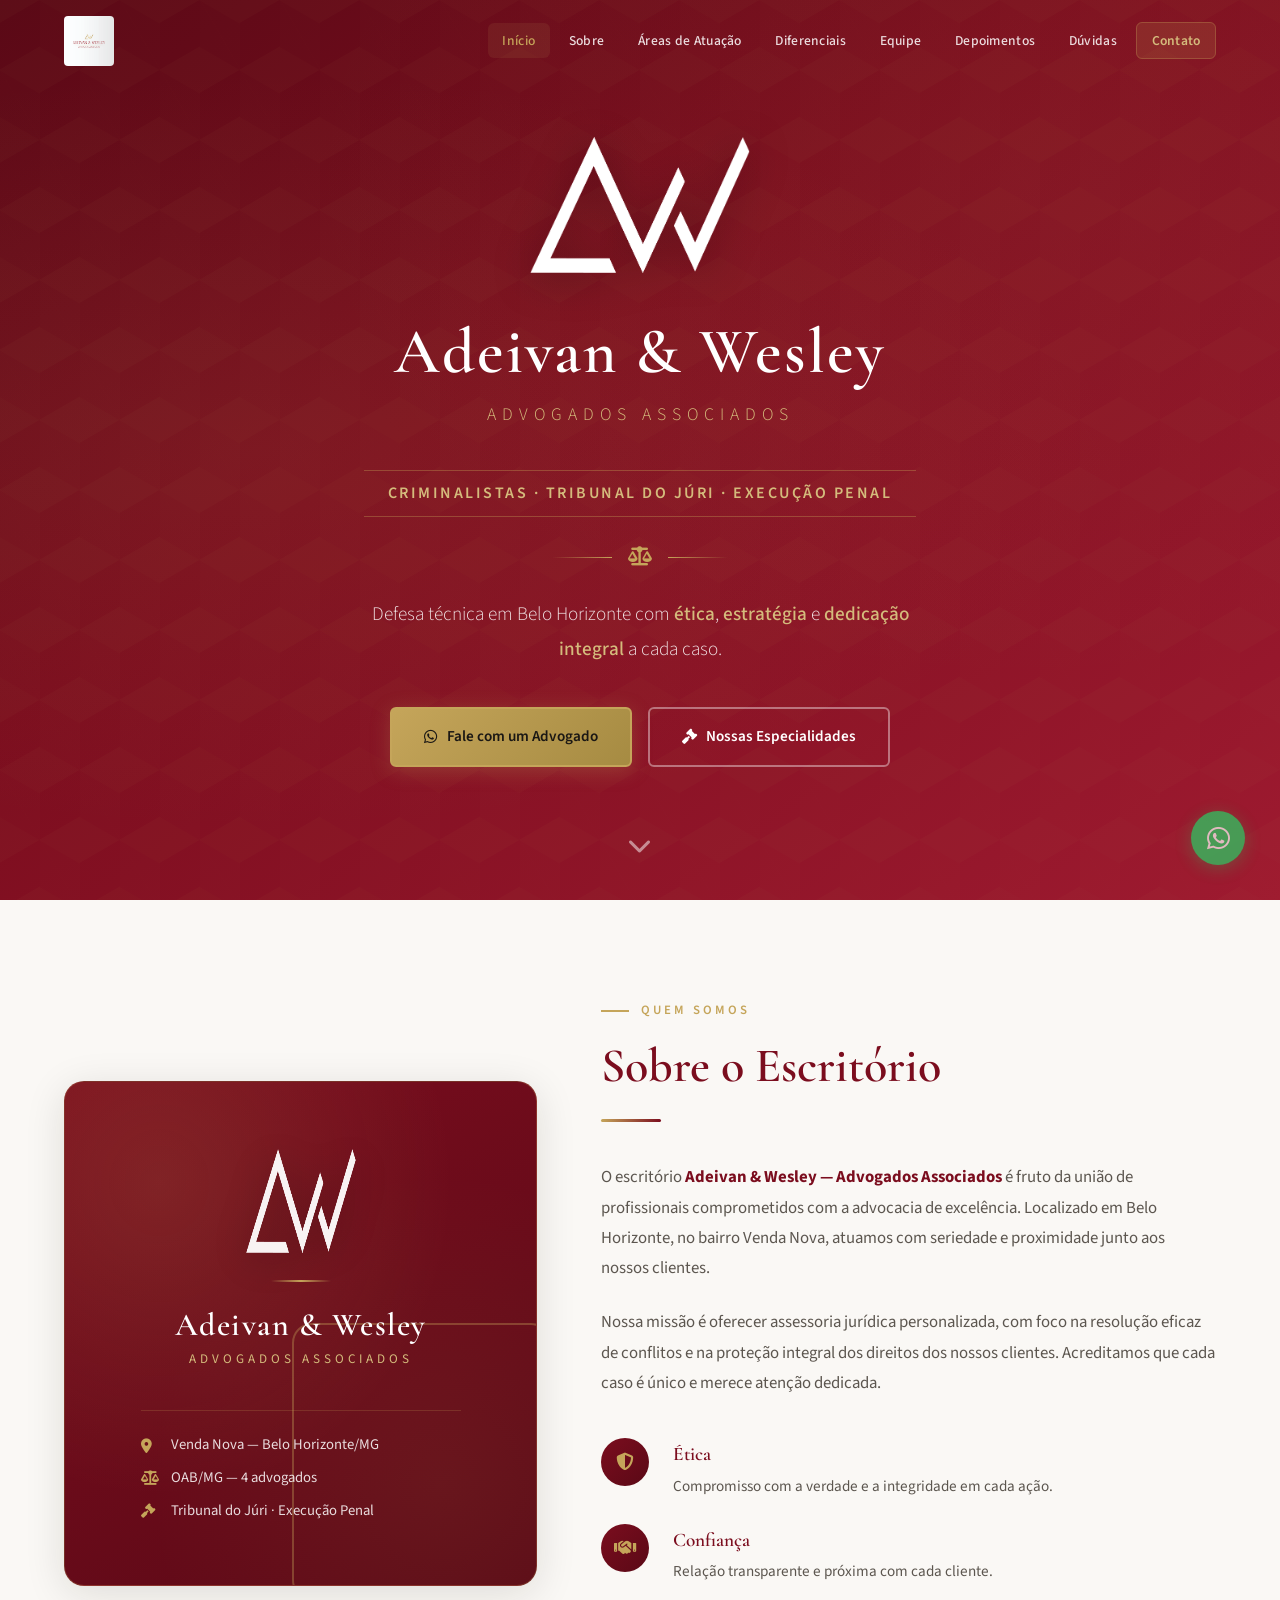
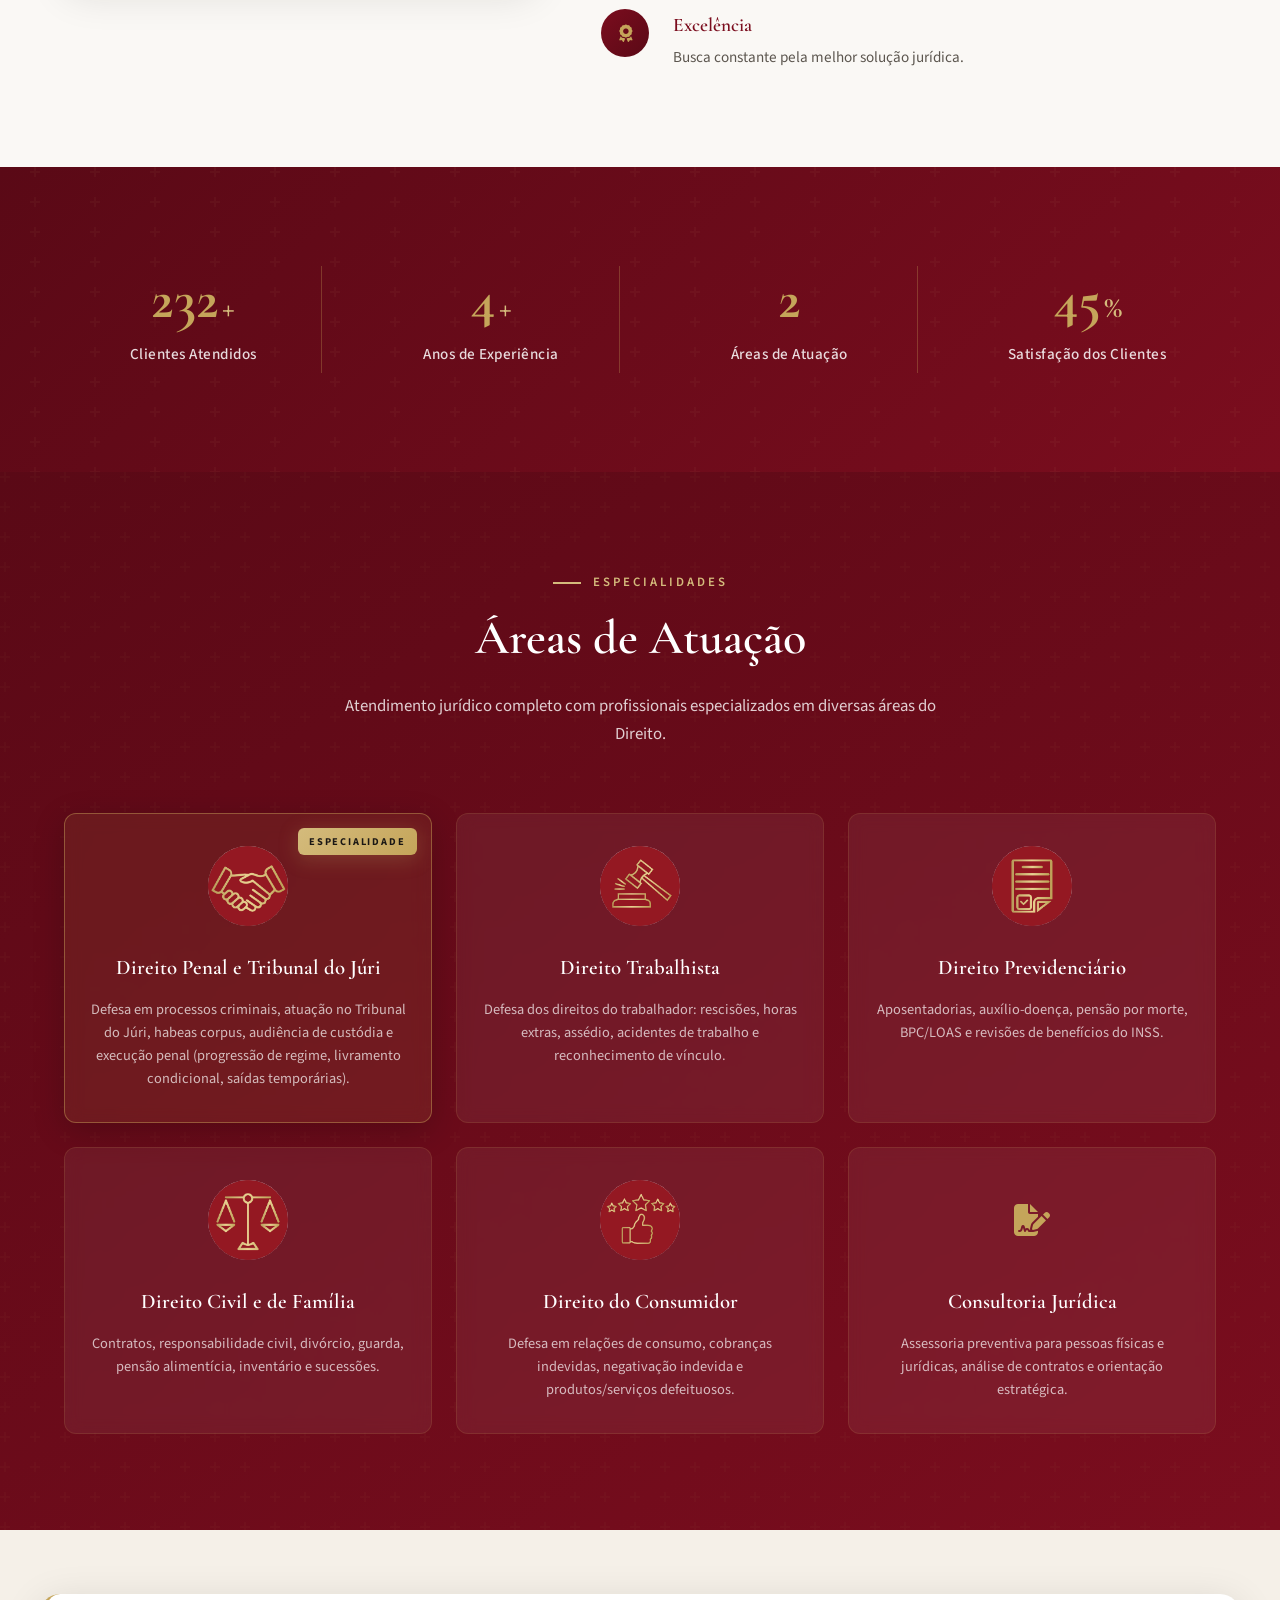
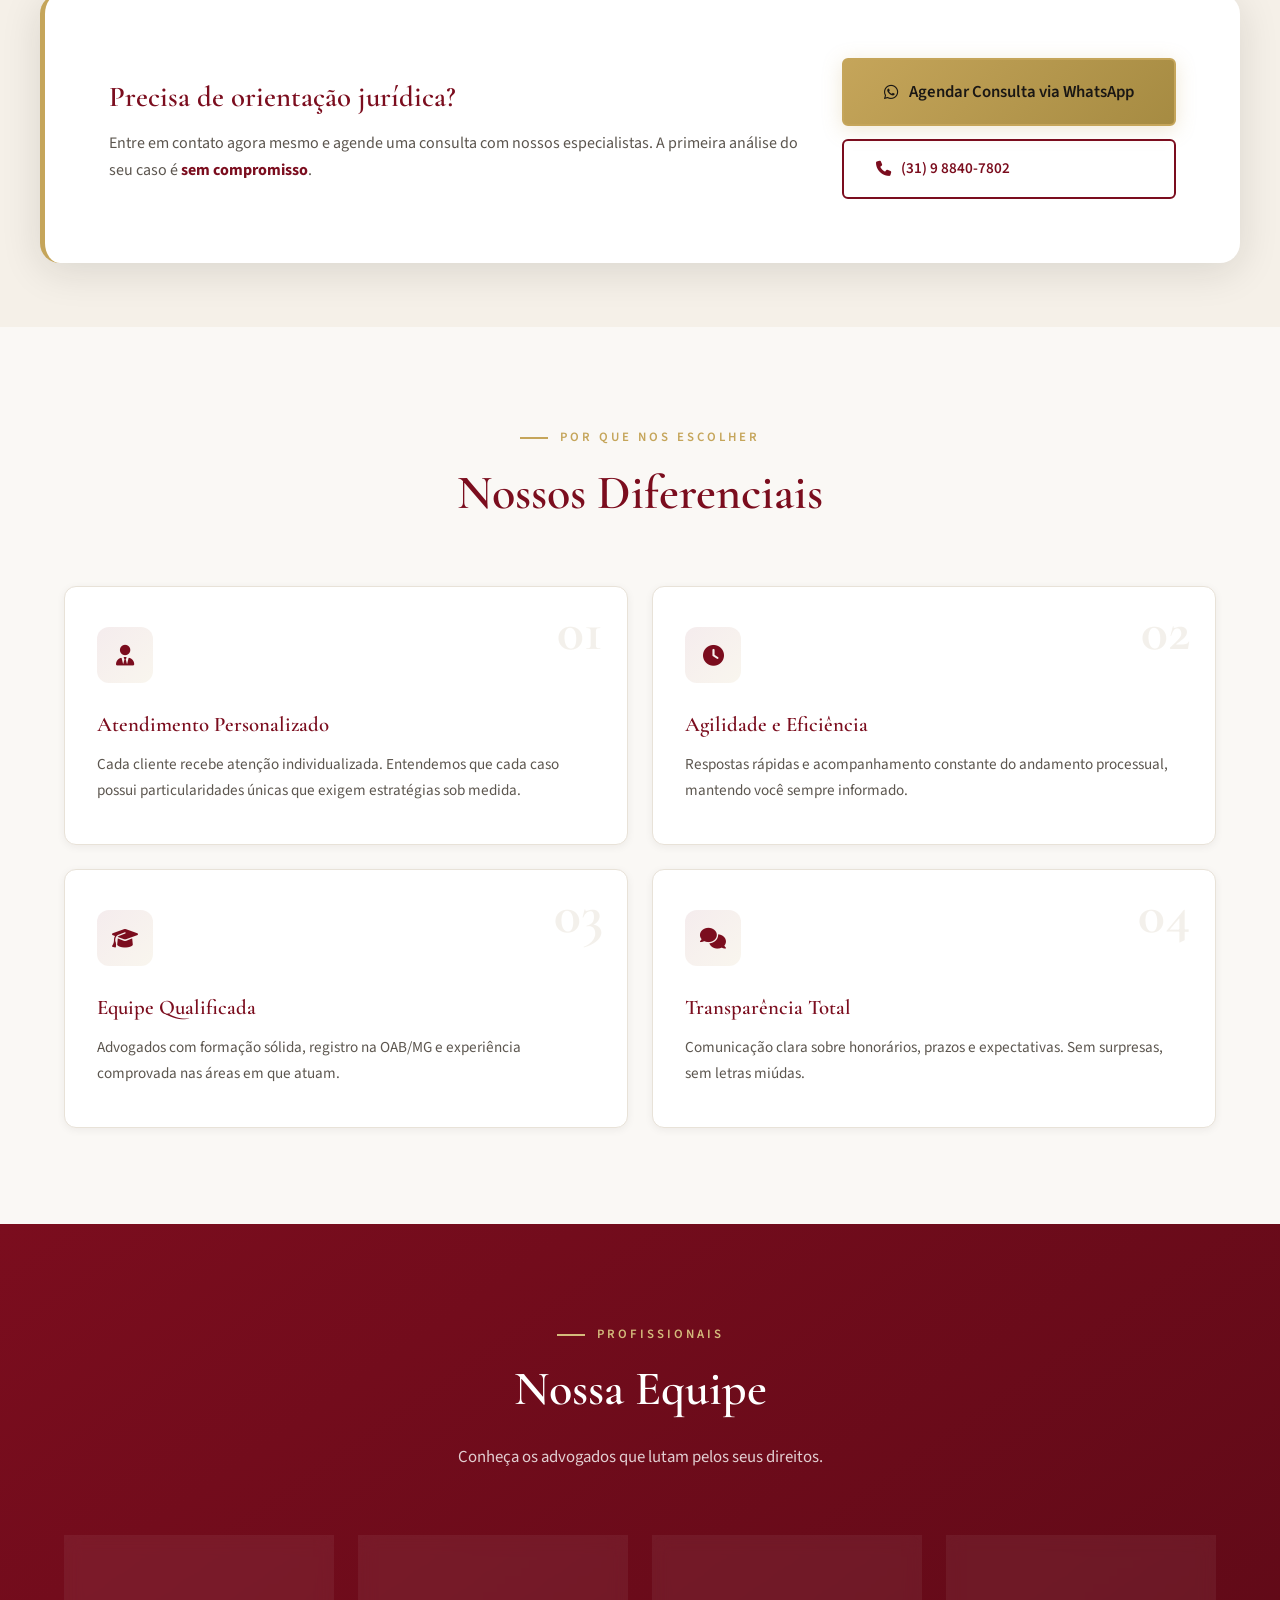
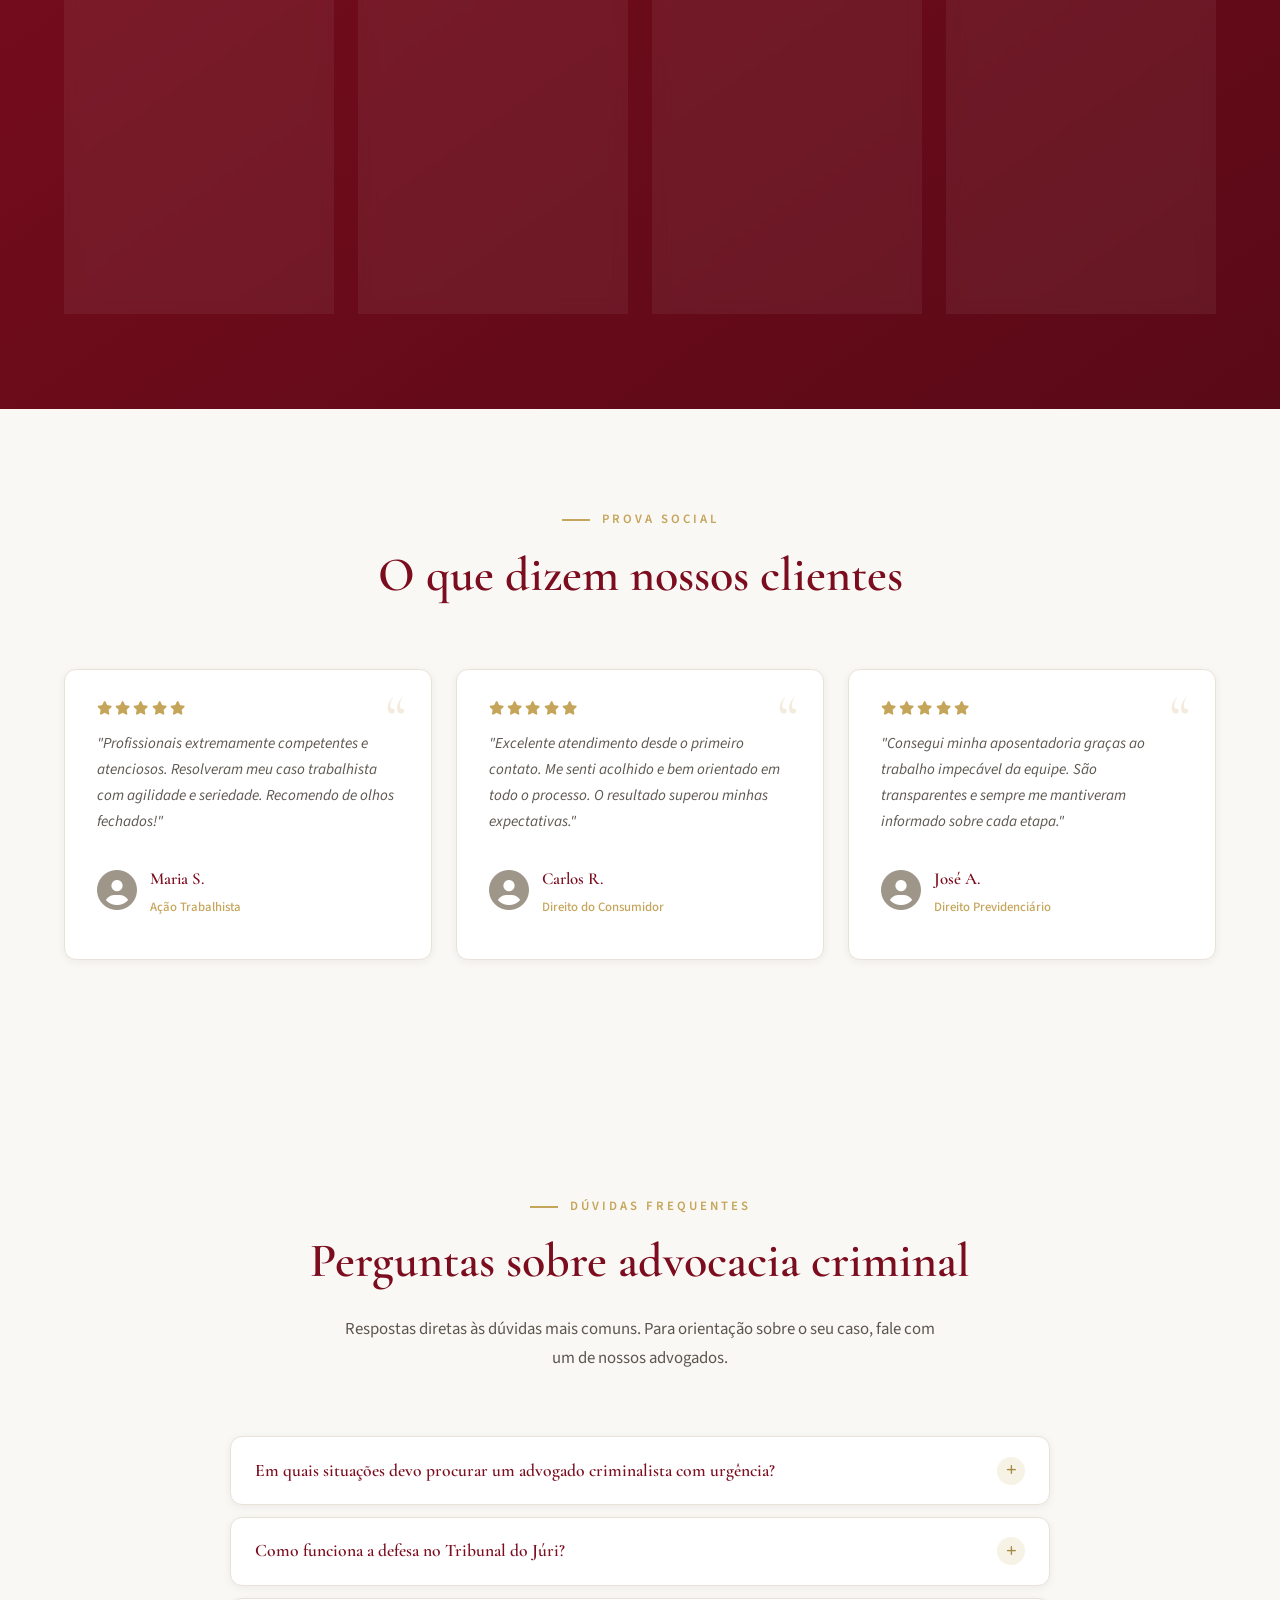
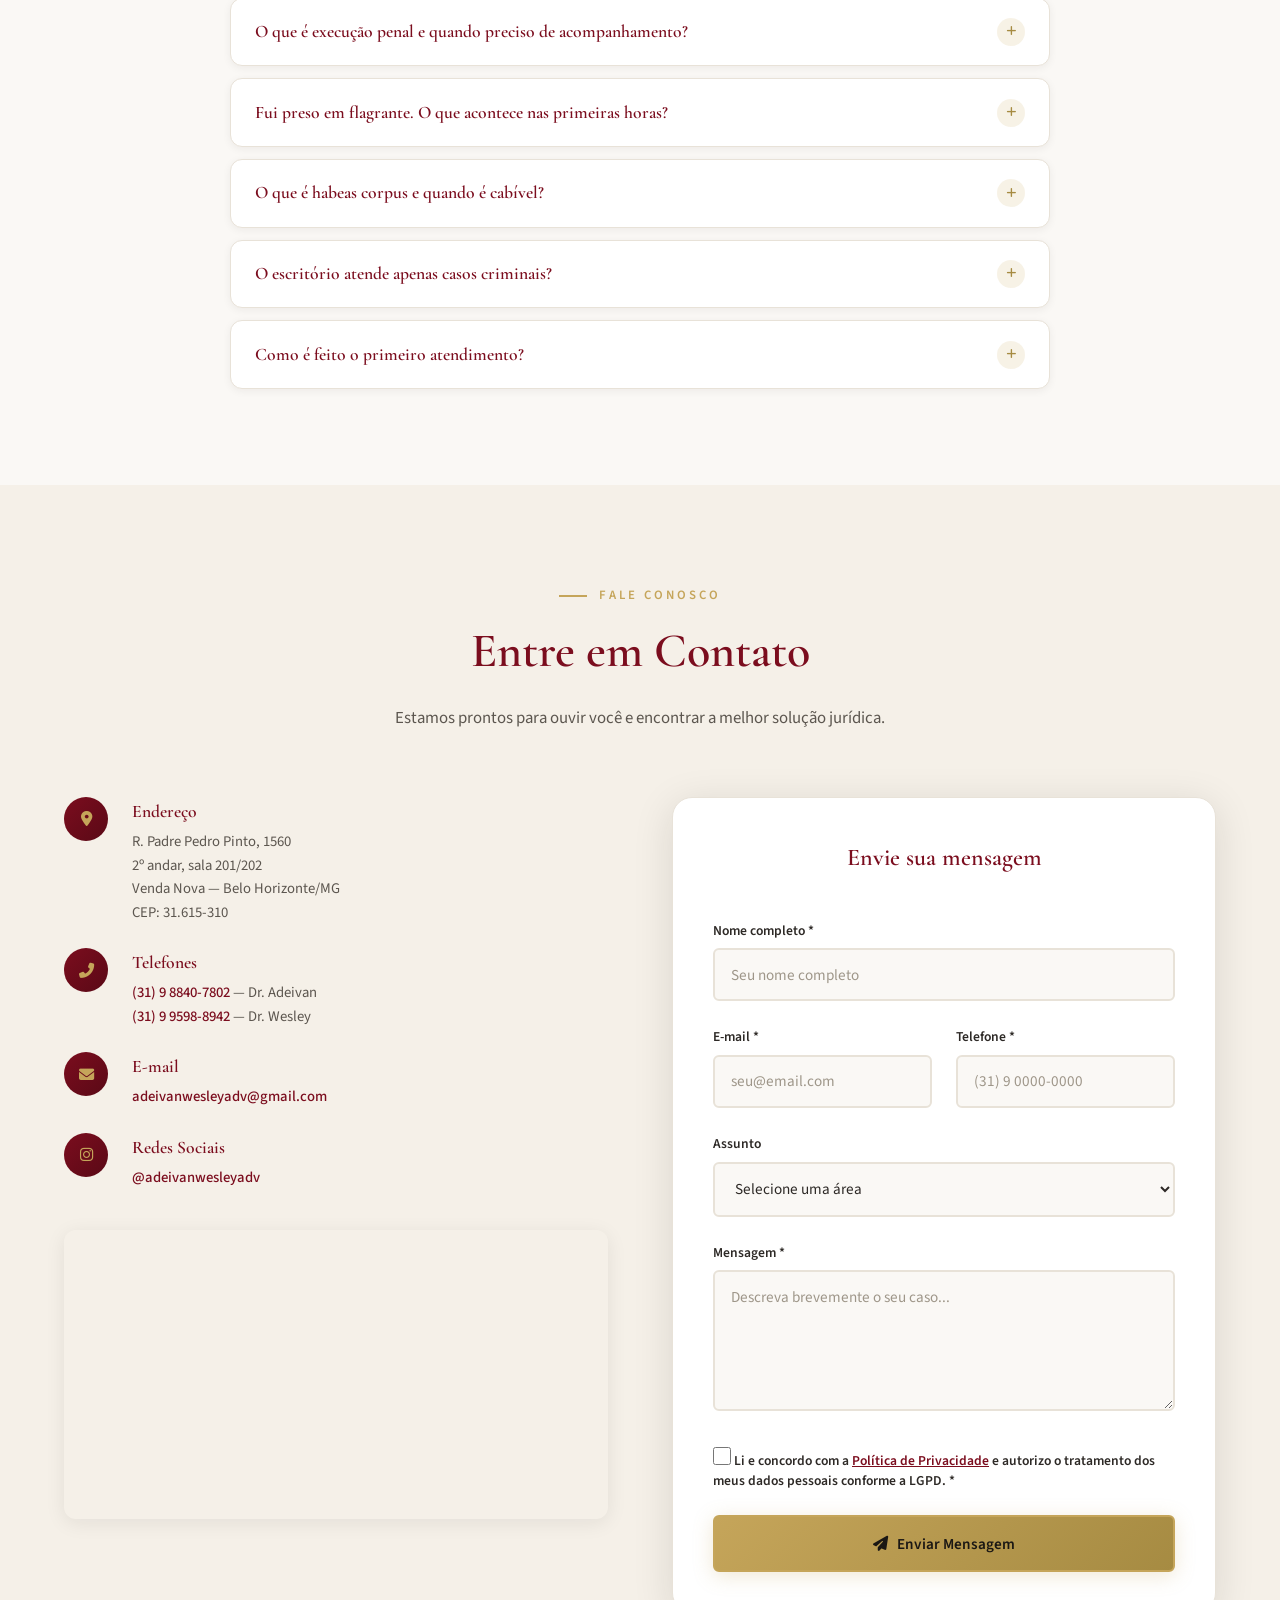
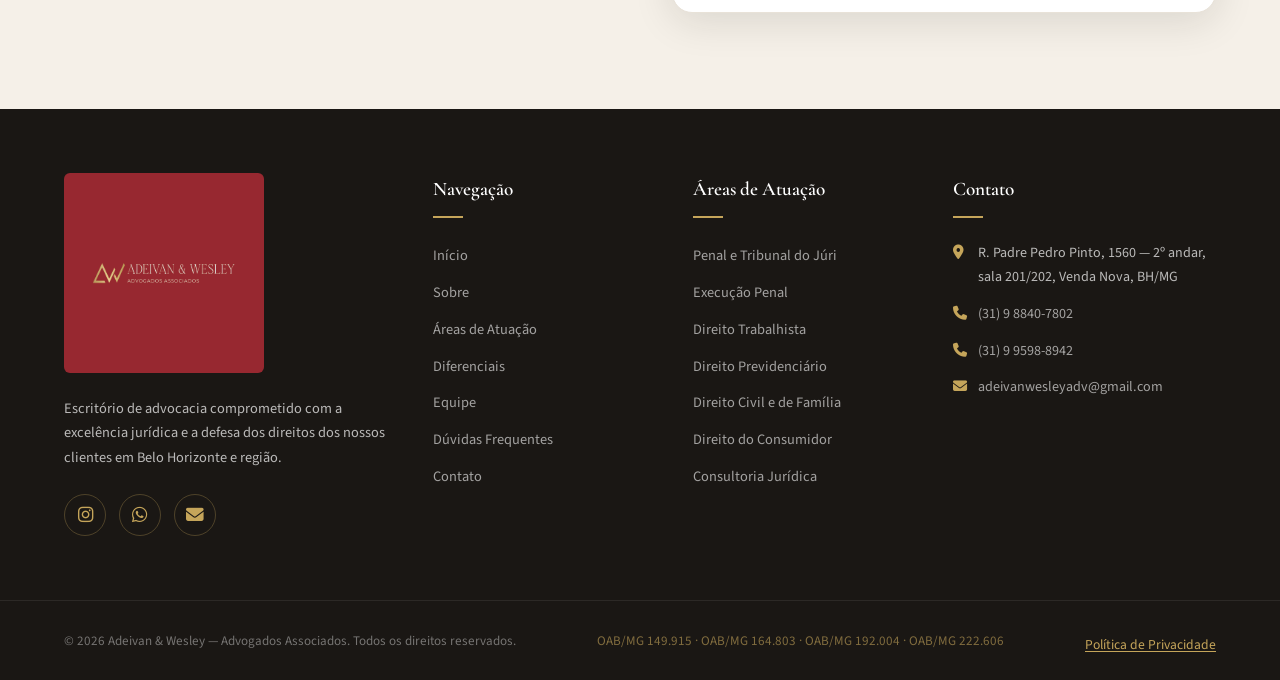
<file: index.html>
<!DOCTYPE html>
<html lang="pt-BR">

<head>
    <meta charset="UTF-8">
    <meta name="viewport" content="width=device-width, initial-scale=1.0">
    <meta name="description"
        content="Adeivan & Wesley — Advogados Associados em Belo Horizonte. Criminalistas com atuação no Tribunal do Júri e Execução Penal. Também Direito Trabalhista, Previdenciário, Civil e do Consumidor.">
    <meta name="keywords"
        content="advogado criminalista belo horizonte, advogado júri bh, tribunal do júri, execução penal, habeas corpus, audiência de custódia, advogado trabalhista bh, advogado previdenciário bh, Adeivan Wesley, Venda Nova">
    <meta name="author" content="Adeivan & Wesley Advogados Associados">
    <title>Advogados Criminalistas em BH | Adeivan & Wesley — Tribunal do Júri e Execução Penal</title>

    <!-- Favicon -->
    <link rel="icon" type="image/png" href="extracted/MARCA D'ÁGUA ÍCONE - VERSÃO PRETA.png">
    <link rel="apple-touch-icon" href="extracted/MARCA D'ÁGUA ÍCONE - VERSÃO PRETA.png">

    <!-- Open Graph / Social Media -->
    <meta property="og:type" content="website">
    <meta property="og:title" content="Advogados Criminalistas em BH | Adeivan & Wesley — Tribunal do Júri e Execução Penal">
    <meta property="og:description" content="Criminalistas em Belo Horizonte — atuação especializada no Tribunal do Júri e Execução Penal. Também Direito Trabalhista, Previdenciário, Civil e do Consumidor. Primeira análise sem compromisso.">
    <meta property="og:image" content="extracted/LOGOTIPO PRINCIPAL - VARIAÇÃO 1.jpg">
    <meta property="og:url" content="https://adeivanwesleyadv.com.br">
    <meta property="og:locale" content="pt_BR">
    <meta name="twitter:card" content="summary_large_image">
    <meta name="twitter:title" content="Advogados Criminalistas em BH | Adeivan & Wesley">
    <meta name="twitter:description" content="Criminalistas em Belo Horizonte — Tribunal do Júri e Execução Penal. Também Trabalhista, Previdenciário, Civil e Consumidor.">
    <meta name="twitter:image" content="extracted/LOGOTIPO PRINCIPAL - VARIAÇÃO 1.jpg">

    <!-- Canonical & Robots -->
    <link rel="canonical" href="https://adeivanwesleyadv.com.br">
    <meta name="robots" content="index, follow">

    <!-- Google Fonts -->
    <link rel="preconnect" href="https://fonts.googleapis.com">
    <link rel="preconnect" href="https://fonts.gstatic.com" crossorigin>
    <link
        href="https://fonts.googleapis.com/css2?family=Cormorant+Garamond:ital,wght@0,300;0,400;0,500;0,600;0,700;1,400;1,500&family=Source+Sans+3:wght@300;400;500;600;700&display=swap"
        rel="stylesheet">

    <!-- Font Awesome -->
    <link rel="preconnect" href="https://cdnjs.cloudflare.com" crossorigin>
    <link rel="stylesheet" href="https://cdnjs.cloudflare.com/ajax/libs/font-awesome/6.5.1/css/all.min.css">


    <!-- Schema.org JSON-LD (SEO Local) -->
    <script type="application/ld+json">
    {
        "@context": "https://schema.org",
        "@type": "LegalService",
        "name": "Adeivan & Wesley — Advogados Associados",
        "description": "Escritório de advocacia em Belo Horizonte especializado em Direito Penal — atuação no Tribunal do Júri e Execução Penal. Também Direito Trabalhista, Previdenciário, Civil, do Consumidor e Consultoria Jurídica.",
        "url": "https://adeivanwesleyadv.com.br",
        "telephone": ["+5531988407802", "+5531995988942"],
        "email": "adeivanwesleyadv@gmail.com",
        "address": {
            "@type": "PostalAddress",
            "streetAddress": "R. Padre Pedro Pinto, 1560, 2º andar, sala 201/202",
            "addressLocality": "Belo Horizonte",
            "addressRegion": "MG",
            "postalCode": "31615-310",
            "addressCountry": "BR"
        },
        "geo": {
            "@type": "GeoCoordinates",
            "latitude": "-19.83085",
            "longitude": "-43.97698"
        },
        "openingHours": "Mo-Fr 08:00-18:00",
        "priceRange": "$$",
        "image": "extracted/LOGOTIPO PRINCIPAL - VARIAÇÃO 1.jpg",
        "areaServed": {
            "@type": "City",
            "name": "Belo Horizonte"
        },
        "employee": [
            {
                "@type": "Person",
                "name": "Adeivan Pereira da Silva",
                "jobTitle": "Advogado Sócio — Criminalista",
                "telephone": "+5531988407802"
            },
            {
                "@type": "Person",
                "name": "Wesley Soares Lacerda",
                "jobTitle": "Advogado Sócio — Criminalista",
                "telephone": "+5531995988942"
            },
            {
                "@type": "Person",
                "name": "Wellington Júnio Soares da Silva",
                "jobTitle": "Advogado Parceiro — Trabalhista e Previdenciarista",
                "telephone": "+5531986813325"
            },
            {
                "@type": "Person",
                "name": "Márcia Pereira da Silva",
                "jobTitle": "Advogada Associada — Civilista e Familiarista"
            }
        ],
        "sameAs": [
            "https://instagram.com/adeivanwesleyadv"
        ],
        "aggregateRating": {
            "@type": "AggregateRating",
            "ratingValue": "5.0",
            "reviewCount": "3"
        }
    }
    </script>

    <link rel="stylesheet" href="style.css">
</head>

<body>
    <!-- Skip to content (acessibilidade) -->
    <a href="#sobre" class="skip-to-content">Pular para o conteúdo</a>

    <!-- ===== HEADER / NAVEGAÇÃO ===== -->
    <header class="header" id="header">
        <div class="container header__inner">
            <a href="#hero" class="header__logo">
                <img src="extracted/LOGOTIPO PRINCIPAL - VARIAÇÃO 1.jpg" alt="Adeivan & Wesley Advogados Associados"
                    class="header__logo-img" width="160" height="50" fetchpriority="high" decoding="async">
            </a>
            <nav class="header__nav" id="nav" role="navigation" aria-label="Menu principal">
                <ul class="header__menu">
                    <li><a href="#hero" class="header__link">Início</a></li>
                    <li><a href="#sobre" class="header__link">Sobre</a></li>
                    <li><a href="#areas" class="header__link">Áreas de Atuação</a></li>
                    <li><a href="#diferenciais" class="header__link">Diferenciais</a></li>
                    <li><a href="#equipe" class="header__link">Equipe</a></li>
                    <li><a href="#depoimentos" class="header__link">Depoimentos</a></li>
                    <li><a href="#faq" class="header__link">Dúvidas</a></li>
                    <li><a href="#contato" class="header__link header__link--cta">Contato</a></li>
                </ul>
            </nav>
            <button class="header__hamburger" id="hamburger" aria-label="Abrir menu">
                <span></span>
                <span></span>
                <span></span>
            </button>
        </div>
    </header>

    <!-- ===== HERO ===== -->
    <section class="hero" id="hero">
        <div class="hero__overlay"></div>
        <div class="hero__pattern"></div>
        <div class="container hero__inner">
            <div class="hero__content reveal">
                <div class="hero__logo-wrapper">
                    <img src="extracted/MARCA D'ÁGUA ÍCONE - VERSÃO BRANCA.png" alt="Adeivan & Wesley — ícone"
                        class="hero__logo hero__logo--icon" width="220" height="220" fetchpriority="high" decoding="async">
                </div>
                <h1 class="hero__title">
                    <span class="hero__title-name">Adeivan & Wesley</span>
                    <span class="hero__title-sub">Advogados Associados</span>
                </h1>
                <p class="hero__specialty">Criminalistas &middot; Tribunal do Júri &middot; Execução Penal</p>
                <div class="hero__divider">
                    <span class="hero__divider-line"></span>
                    <span class="hero__divider-icon"><i class="fas fa-balance-scale"></i></span>
                    <span class="hero__divider-line"></span>
                </div>
                <p class="hero__slogan">Defesa técnica em Belo Horizonte com <em>ética</em>, <em>estratégia</em> e
                    <em>dedicação integral</em> a cada caso.</p>
                <div class="hero__actions">
                    <a href="https://wa.me/5531988407802?text=Ol%C3%A1%2C%20gostaria%20de%20falar%20com%20um%20advogado."
                        class="btn btn--primary" target="_blank" rel="noopener">
                        <i class="fab fa-whatsapp"></i> Fale com um Advogado
                    </a>
                    <a href="#areas" class="btn btn--outline">
                        <i class="fas fa-gavel"></i> Nossas Especialidades
                    </a>
                </div>
            </div>
        </div>
        <div class="hero__scroll-indicator">
            <a href="#sobre" aria-label="Rolar para baixo">
                <i class="fas fa-chevron-down"></i>
            </a>
        </div>
    </section>

    <!-- ===== SOBRE ===== -->
    <section class="sobre" id="sobre">
        <div class="container">
            <div class="sobre__grid">
                <div class="sobre__image-col reveal reveal--left">
                    <div class="sobre__card">
                        <img src="extracted/MARCA D'ÁGUA ÍCONE - VERSÃO BRANCA.png" alt="Adeivan & Wesley" class="sobre__card-icon" loading="lazy" width="110" height="110">
                        <div class="sobre__card-divider"></div>
                        <p class="sobre__card-name">Adeivan &amp; Wesley</p>
                        <p class="sobre__card-sub">Advogados Associados</p>
                        <ul class="sobre__card-meta">
                            <li><i class="fas fa-map-marker-alt"></i> Venda Nova — Belo Horizonte/MG</li>
                            <li><i class="fas fa-balance-scale"></i> OAB/MG — 4 advogados</li>
                            <li><i class="fas fa-gavel"></i> Tribunal do Júri &middot; Execução Penal</li>
                        </ul>
                        <div class="sobre__card-accent"></div>
                    </div>
                </div>
                <div class="sobre__text-col reveal reveal--right">
                    <span class="section-tag">Quem Somos</span>
                    <h2 class="section-title">Sobre o Escritório</h2>
                    <div class="sobre__divider"></div>
                    <p class="sobre__text">
                        O escritório <strong>Adeivan & Wesley — Advogados Associados</strong> é fruto da união de
                        profissionais comprometidos com a advocacia de excelência. Localizado em Belo Horizonte, no
                        bairro Venda Nova, atuamos com seriedade e proximidade junto aos nossos clientes.
                    </p>
                    <p class="sobre__text">
                        Nossa missão é oferecer assessoria jurídica personalizada, com foco na resolução eficaz de
                        conflitos e na proteção integral dos direitos dos nossos clientes. Acreditamos que cada caso é
                        único e merece atenção dedicada.
                    </p>
                    <div class="sobre__values">
                        <div class="sobre__value">
                            <div class="sobre__value-icon"><i class="fas fa-shield-halved"></i></div>
                            <div>
                                <h4>Ética</h4>
                                <p>Compromisso com a verdade e a integridade em cada ação.</p>
                            </div>
                        </div>
                        <div class="sobre__value">
                            <div class="sobre__value-icon"><i class="fas fa-handshake"></i></div>
                            <div>
                                <h4>Confiança</h4>
                                <p>Relação transparente e próxima com cada cliente.</p>
                            </div>
                        </div>
                        <div class="sobre__value">
                            <div class="sobre__value-icon"><i class="fas fa-award"></i></div>
                            <div>
                                <h4>Excelência</h4>
                                <p>Busca constante pela melhor solução jurídica.</p>
                            </div>
                        </div>
                    </div>
                </div>
            </div>
        </div>
    </section>

    <!-- ===== ESTATÍSTICAS ===== -->
    <section class="estatisticas">
        <div class="container">
            <div class="estatisticas__grid">
                <div class="estatisticas__item reveal">
                    <span class="estatisticas__number" data-target="500">0</span>
                    <span class="estatisticas__plus">+</span>
                    <p class="estatisticas__label">Clientes Atendidos</p>
                </div>
                <div class="estatisticas__item reveal">
                    <span class="estatisticas__number" data-target="10">0</span>
                    <span class="estatisticas__plus">+</span>
                    <p class="estatisticas__label">Anos de Experiência</p>
                </div>
                <div class="estatisticas__item reveal">
                    <span class="estatisticas__number" data-target="6">0</span>
                    <span class="estatisticas__plus"></span>
                    <p class="estatisticas__label">Áreas de Atuação</p>
                </div>
                <div class="estatisticas__item reveal">
                    <span class="estatisticas__number" data-target="98">0</span>
                    <span class="estatisticas__plus">%</span>
                    <p class="estatisticas__label">Satisfação dos Clientes</p>
                </div>
            </div>
        </div>
    </section>

    <!-- ===== ÁREAS DE ATUAÇÃO ===== -->
    <section class="areas" id="areas">
        <div class="areas__bg-pattern"></div>
        <div class="container">
            <div class="section-header reveal">
                <span class="section-tag section-tag--light">Especialidades</span>
                <h2 class="section-title section-title--light">Áreas de Atuação</h2>
                <p class="section-subtitle">Atendimento jurídico completo com profissionais especializados em diversas
                    áreas do Direito.</p>
            </div>
            <div class="areas__grid">
                <div class="areas__card areas__card--featured reveal" style="--delay: 0.1s">
                    <span class="areas__card-badge">Especialidade</span>
                    <div class="areas__card-icon">
                        <img src="extracted/CAPA DESTAQUE 3.jpg" alt="Direito Penal e Tribunal do Júri" class="areas__card-highlight" loading="lazy" width="80" height="80" decoding="async">
                    </div>
                    <h3 class="areas__card-title">Direito Penal e Tribunal do Júri</h3>
                    <p class="areas__card-text">Defesa em processos criminais, atuação no Tribunal do Júri, habeas
                        corpus, audiência de custódia e execução penal (progressão de regime, livramento
                        condicional, saídas temporárias).</p>
                </div>
                <div class="areas__card reveal" style="--delay: 0.2s">
                    <div class="areas__card-icon">
                        <img src="extracted/CAPA DESTAQUE 4.jpg" alt="Direito Trabalhista"
                            class="areas__card-highlight" loading="lazy" width="80" height="80" decoding="async">
                    </div>
                    <h3 class="areas__card-title">Direito Trabalhista</h3>
                    <p class="areas__card-text">Defesa dos direitos do trabalhador: rescisões, horas extras, assédio,
                        acidentes de trabalho e reconhecimento de vínculo.</p>
                </div>
                <div class="areas__card reveal" style="--delay: 0.3s">
                    <div class="areas__card-icon">
                        <img src="extracted/CAPA DESTAQUE 2.jpg" alt="Direito Previdenciário"
                            class="areas__card-highlight" loading="lazy" width="80" height="80" decoding="async">
                    </div>
                    <h3 class="areas__card-title">Direito Previdenciário</h3>
                    <p class="areas__card-text">Aposentadorias, auxílio-doença, pensão por morte, BPC/LOAS e revisões
                        de benefícios do INSS.</p>
                </div>
                <div class="areas__card reveal" style="--delay: 0.4s">
                    <div class="areas__card-icon">
                        <img src="extracted/CAPA DESTAQUE 5.jpg" alt="Direito Civil e de Família" class="areas__card-highlight" loading="lazy" width="80" height="80" decoding="async">
                    </div>
                    <h3 class="areas__card-title">Direito Civil e de Família</h3>
                    <p class="areas__card-text">Contratos, responsabilidade civil, divórcio, guarda, pensão
                        alimentícia, inventário e sucessões.</p>
                </div>
                <div class="areas__card reveal" style="--delay: 0.5s">
                    <div class="areas__card-icon">
                        <img src="extracted/CAPA DESTAQUE 1.jpg" alt="Direito do Consumidor"
                            class="areas__card-highlight" loading="lazy" width="80" height="80" decoding="async">
                    </div>
                    <h3 class="areas__card-title">Direito do Consumidor</h3>
                    <p class="areas__card-text">Defesa em relações de consumo, cobranças indevidas, negativação
                        indevida e produtos/serviços defeituosos.</p>
                </div>
                <div class="areas__card reveal" style="--delay: 0.6s">
                    <div class="areas__card-icon">
                        <i class="fas fa-file-signature areas__card-fa"></i>
                    </div>
                    <h3 class="areas__card-title">Consultoria Jurídica</h3>
                    <p class="areas__card-text">Assessoria preventiva para pessoas físicas e jurídicas, análise de
                        contratos e orientação estratégica.</p>
                </div>
            </div>
        </div>
    </section>

    <!-- ===== CTA INTERMEDIÁRIO ===== -->
    <section class="cta-mid">
        <div class="container cta-mid__inner reveal">
            <div class="cta-mid__content">
                <h2 class="cta-mid__title">Precisa de orientação jurídica?</h2>
                <p class="cta-mid__text">Entre em contato agora mesmo e agende uma consulta com nossos especialistas. A
                    primeira análise do seu caso é <strong>sem compromisso</strong>.</p>
            </div>
            <div class="cta-mid__actions">
                <a href="https://wa.me/5531988407802?text=Ol%C3%A1%2C%20gostaria%20de%20agendar%20uma%20consulta."
                    class="btn btn--primary btn--lg" target="_blank" rel="noopener">
                    <i class="fab fa-whatsapp"></i> Agendar Consulta via WhatsApp
                </a>
                <a href="tel:+5531988407802" class="btn btn--outline-dark">
                    <i class="fas fa-phone"></i> (31) 9 8840-7802
                </a>
            </div>
        </div>
    </section>

    <!-- ===== DIFERENCIAIS ===== -->
    <section class="diferenciais" id="diferenciais">
        <div class="container">
            <div class="section-header reveal">
                <span class="section-tag">Por que nos escolher</span>
                <h2 class="section-title">Nossos Diferenciais</h2>
            </div>
            <div class="diferenciais__grid">
                <div class="diferenciais__item reveal" style="--delay: 0.1s">
                    <div class="diferenciais__number">01</div>
                    <div class="diferenciais__icon"><i class="fas fa-user-tie"></i></div>
                    <h3 class="diferenciais__title">Atendimento Personalizado</h3>
                    <p class="diferenciais__text">Cada cliente recebe atenção individualizada. Entendemos que cada caso
                        possui particularidades únicas que exigem estratégias sob medida.</p>
                </div>
                <div class="diferenciais__item reveal" style="--delay: 0.2s">
                    <div class="diferenciais__number">02</div>
                    <div class="diferenciais__icon"><i class="fas fa-clock"></i></div>
                    <h3 class="diferenciais__title">Agilidade e Eficiência</h3>
                    <p class="diferenciais__text">Respostas rápidas e acompanhamento constante do andamento processual,
                        mantendo você sempre informado.</p>
                </div>
                <div class="diferenciais__item reveal" style="--delay: 0.3s">
                    <div class="diferenciais__number">03</div>
                    <div class="diferenciais__icon"><i class="fas fa-graduation-cap"></i></div>
                    <h3 class="diferenciais__title">Equipe Qualificada</h3>
                    <p class="diferenciais__text">Advogados com formação sólida, registro na OAB/MG e experiência
                        comprovada nas áreas em que atuam.</p>
                </div>
                <div class="diferenciais__item reveal" style="--delay: 0.4s">
                    <div class="diferenciais__number">04</div>
                    <div class="diferenciais__icon"><i class="fas fa-comments"></i></div>
                    <h3 class="diferenciais__title">Transparência Total</h3>
                    <p class="diferenciais__text">Comunicação clara sobre honorários, prazos e expectativas. Sem
                        surpresas, sem letras miúdas.</p>
                </div>
            </div>
        </div>
    </section>

    <!-- ===== EQUIPE ===== -->
    <section class="equipe" id="equipe">
        <div class="equipe__bg"></div>
        <div class="container">
            <div class="section-header reveal">
                <span class="section-tag section-tag--light">Profissionais</span>
                <h2 class="section-title section-title--light">Nossa Equipe</h2>
                <p class="section-subtitle">Conheça os advogados que lutam pelos seus direitos.</p>
            </div>
            <div class="equipe__grid">
                <div class="equipe__card reveal" style="--delay: 0.1s">
                    <div class="equipe__photo-icon">
                        <i class="fas fa-user-tie"></i>
                    </div>
                    <div class="equipe__info">
                        <h3 class="equipe__name">Dr. Adeivan Pereira da Silva</h3>
                        <span class="equipe__oab">OAB/MG 149.915</span>
                        <p class="equipe__role">Advogado Sócio<br><strong>Criminalista (Júri e Exec. Penal)</strong></p>
                        <div class="equipe__contact-links">
                            <a href="tel:+5531988407802" class="equipe__link"><i class="fas fa-phone"></i> (31) 9 8840-7802</a>
                            <a href="https://instagram.com/pereiraadeivan" class="equipe__link" target="_blank" rel="noopener"><i class="fab fa-instagram"></i> @pereiraadeivan</a>
                        </div>
                    </div>
                </div>
                <div class="equipe__card reveal" style="--delay: 0.2s">
                    <div class="equipe__photo-icon">
                        <i class="fas fa-user-tie"></i>
                    </div>
                    <div class="equipe__info">
                        <h3 class="equipe__name">Dr. Wesley Soares Lacerda</h3>
                        <span class="equipe__oab">OAB/MG 164.803</span>
                        <p class="equipe__role">Advogado Sócio<br><strong>Criminalista (Júri e Exec. Penal)</strong></p>
                        <div class="equipe__contact-links">
                            <a href="tel:+5531995988942" class="equipe__link"><i class="fas fa-phone"></i> (31) 9 9598-8942</a>
                            <a href="https://instagram.com/wesleysoareslacerdaadv" class="equipe__link" target="_blank" rel="noopener"><i class="fab fa-instagram"></i> @wesleysoareslacerdaadv</a>
                        </div>
                    </div>
                </div>
                <div class="equipe__card reveal" style="--delay: 0.3s">
                    <div class="equipe__photo-icon">
                        <i class="fas fa-user-tie"></i>
                    </div>
                    <div class="equipe__info">
                        <h3 class="equipe__name">Dr. Wellington Júnio Soares da Silva</h3>
                        <span class="equipe__oab">OAB/MG 192.004</span>
                        <p class="equipe__role">Advogado Parceiro<br><strong>Trabalhista e Previdenciarista</strong></p>
                        <div class="equipe__contact-links">
                            <a href="tel:+5531986813325" class="equipe__link"><i class="fas fa-phone"></i> (31) 9 8681-3325</a>
                            <a href="https://instagram.com/wellingtonjunio.adv" class="equipe__link" target="_blank" rel="noopener"><i class="fab fa-instagram"></i> @wellingtonjunio.adv</a>
                        </div>
                    </div>
                </div>
                <div class="equipe__card reveal" style="--delay: 0.4s">
                    <div class="equipe__photo-icon equipe__photo-icon--fem">
                        <i class="fas fa-user-tie"></i>
                    </div>
                    <div class="equipe__info">
                        <h3 class="equipe__name">Dra. Márcia Pereira da Silva</h3>
                        <span class="equipe__oab">OAB/MG 222.606</span>
                        <p class="equipe__role">Advogada Associada<br><strong>Civilista e Familiarista</strong></p>
                    </div>
                </div>
            </div>
        </div>
    </section>

    <!-- ===== DEPOIMENTOS ===== -->
    <section class="depoimentos" id="depoimentos">
        <div class="container">
            <div class="section-header reveal">
                <span class="section-tag">Prova Social</span>
                <h2 class="section-title">O que dizem nossos clientes</h2>
            </div>
            <div class="depoimentos__grid">
                <div class="depoimentos__card reveal" style="--delay: 0.1s">
                    <div class="depoimentos__stars">
                        <i class="fas fa-star"></i><i class="fas fa-star"></i><i class="fas fa-star"></i><i
                            class="fas fa-star"></i><i class="fas fa-star"></i>
                    </div>
                    <blockquote class="depoimentos__quote">
                        "Profissionais extremamente competentes e atenciosos. Resolveram meu caso trabalhista com
                        agilidade e seriedade. Recomendo de olhos fechados!"
                    </blockquote>
                    <div class="depoimentos__author">
                        <div class="depoimentos__avatar"><i class="fas fa-user-circle"></i></div>
                        <div>
                            <cite class="depoimentos__name">Maria S.</cite>
                            <span class="depoimentos__case">Ação Trabalhista</span>
                        </div>
                    </div>
                </div>
                <div class="depoimentos__card reveal" style="--delay: 0.2s">
                    <div class="depoimentos__stars">
                        <i class="fas fa-star"></i><i class="fas fa-star"></i><i class="fas fa-star"></i><i
                            class="fas fa-star"></i><i class="fas fa-star"></i>
                    </div>
                    <blockquote class="depoimentos__quote">
                        "Excelente atendimento desde o primeiro contato. Me senti acolhido e bem orientado em todo o
                        processo. O resultado superou minhas expectativas."
                    </blockquote>
                    <div class="depoimentos__author">
                        <div class="depoimentos__avatar"><i class="fas fa-user-circle"></i></div>
                        <div>
                            <cite class="depoimentos__name">Carlos R.</cite>
                            <span class="depoimentos__case">Direito do Consumidor</span>
                        </div>
                    </div>
                </div>
                <div class="depoimentos__card reveal" style="--delay: 0.3s">
                    <div class="depoimentos__stars">
                        <i class="fas fa-star"></i><i class="fas fa-star"></i><i class="fas fa-star"></i><i
                            class="fas fa-star"></i><i class="fas fa-star"></i>
                    </div>
                    <blockquote class="depoimentos__quote">
                        "Consegui minha aposentadoria graças ao trabalho impecável da equipe. São transparentes e sempre
                        me mantiveram informado sobre cada etapa."
                    </blockquote>
                    <div class="depoimentos__author">
                        <div class="depoimentos__avatar"><i class="fas fa-user-circle"></i></div>
                        <div>
                            <cite class="depoimentos__name">José A.</cite>
                            <span class="depoimentos__case">Direito Previdenciário</span>
                        </div>
                    </div>
                </div>
            </div>
            <p class="depoimentos__disclaimer">
                <!-- [INSERIR: depoimentos reais dos clientes no lugar dos textos acima] -->
            </p>
        </div>
    </section>

    <!-- ===== FAQ ===== -->
    <section class="faq" id="faq">
        <div class="container">
            <div class="section-header reveal">
                <span class="section-tag">Dúvidas Frequentes</span>
                <h2 class="section-title">Perguntas sobre advocacia criminal</h2>
                <p class="section-subtitle--dark">Respostas diretas às dúvidas mais comuns. Para orientação sobre o
                    seu caso, fale com um de nossos advogados.</p>
            </div>
            <div class="faq__list reveal">
                <details class="faq__item">
                    <summary class="faq__question">
                        <span>Em quais situações devo procurar um advogado criminalista com urgência?</span>
                        <i class="fas fa-plus faq__icon" aria-hidden="true"></i>
                    </summary>
                    <div class="faq__answer">
                        <p>Sempre que houver risco à liberdade: prisão em flagrante, intimação policial, audiência
                            de custódia, cumprimento de mandado, busca e apreensão ou recebimento de denúncia. Nesses
                            momentos, cada hora conta — a atuação imediata do advogado é o que garante o exercício
                            pleno do direito de defesa.</p>
                    </div>
                </details>
                <details class="faq__item">
                    <summary class="faq__question">
                        <span>Como funciona a defesa no Tribunal do Júri?</span>
                        <i class="fas fa-plus faq__icon" aria-hidden="true"></i>
                    </summary>
                    <div class="faq__answer">
                        <p>O Tribunal do Júri julga crimes dolosos contra a vida (homicídio, infanticídio, aborto e
                            induzimento ao suicídio). O procedimento tem duas fases: a de formação da culpa (sumário
                            de culpa), que pode terminar em impronúncia, absolvição sumária, desclassificação ou
                            pronúncia; e, em caso de pronúncia, o julgamento em plenário, onde sete jurados decidem
                            soberanamente. A preparação técnica — estudo dos autos, produção de provas, teses de
                            defesa e oratória em plenário — é decisiva em cada etapa.</p>
                    </div>
                </details>
                <details class="faq__item">
                    <summary class="faq__question">
                        <span>O que é execução penal e quando preciso de acompanhamento?</span>
                        <i class="fas fa-plus faq__icon" aria-hidden="true"></i>
                    </summary>
                    <div class="faq__answer">
                        <p>Execução penal é a fase em que a pena já foi fixada por sentença e passa a ser cumprida.
                            Durante a execução, podem ser pleiteados direitos como progressão de regime, livramento
                            condicional, saídas temporárias, remição pelo trabalho ou estudo, indulto e comutação.
                            Cada requerimento tem requisitos próprios e prazos específicos — o acompanhamento
                            técnico é o que assegura que nenhum direito seja perdido por falta de provocação.</p>
                    </div>
                </details>
                <details class="faq__item">
                    <summary class="faq__question">
                        <span>Fui preso em flagrante. O que acontece nas primeiras horas?</span>
                        <i class="fas fa-plus faq__icon" aria-hidden="true"></i>
                    </summary>
                    <div class="faq__answer">
                        <p>Após a prisão, é lavrado o Auto de Prisão em Flagrante (APF) e, em até 24 horas, o preso
                            é apresentado ao juiz na audiência de custódia, em que se decide pela manutenção da
                            prisão, relaxamento, liberdade provisória (com ou sem medidas cautelares) ou conversão
                            em preventiva. A presença do advogado desde o primeiro momento é fundamental — inclusive
                            para que o acusado possa permanecer em silêncio quando for estratégico.</p>
                    </div>
                </details>
                <details class="faq__item">
                    <summary class="faq__question">
                        <span>O que é habeas corpus e quando é cabível?</span>
                        <i class="fas fa-plus faq__icon" aria-hidden="true"></i>
                    </summary>
                    <div class="faq__answer">
                        <p>Habeas corpus é a ação constitucional que protege a liberdade de locomoção. Pode ser
                            preventivo (salvo-conduto, quando há ameaça de prisão) ou liberatório (quando há coação
                            ilegal em curso). É cabível em hipóteses como ilegalidade da prisão, excesso de prazo,
                            ausência de fundamentação, nulidade processual ou incompetência do juízo.</p>
                    </div>
                </details>
                <details class="faq__item">
                    <summary class="faq__question">
                        <span>O escritório atende apenas casos criminais?</span>
                        <i class="fas fa-plus faq__icon" aria-hidden="true"></i>
                    </summary>
                    <div class="faq__answer">
                        <p>Nossa principal área de atuação é o Direito Penal — Tribunal do Júri e Execução Penal.
                            Contamos ainda com profissionais associados e parceiros que atuam em Direito
                            Trabalhista, Previdenciário, Civil, de Família, do Consumidor e Consultoria Jurídica,
                            oferecendo atendimento integrado.</p>
                    </div>
                </details>
                <details class="faq__item">
                    <summary class="faq__question">
                        <span>Como é feito o primeiro atendimento?</span>
                        <i class="fas fa-plus faq__icon" aria-hidden="true"></i>
                    </summary>
                    <div class="faq__answer">
                        <p>O primeiro contato pode ser feito por WhatsApp, telefone, e-mail ou pelo formulário desta
                            página. A partir disso, agendamos uma reunião presencial no escritório (ou virtual, se
                            for o caso) para ouvir sua situação, analisar documentos e explicar, de forma clara, os
                            caminhos possíveis. Informações compartilhadas nesta etapa estão protegidas pelo sigilo
                            profissional do advogado.</p>
                    </div>
                </details>
            </div>
        </div>
    </section>

    <!-- Schema.org FAQPage -->
    <script type="application/ld+json">
    {
        "@context": "https://schema.org",
        "@type": "FAQPage",
        "mainEntity": [
            {
                "@type": "Question",
                "name": "Em quais situações devo procurar um advogado criminalista com urgência?",
                "acceptedAnswer": {
                    "@type": "Answer",
                    "text": "Sempre que houver risco à liberdade: prisão em flagrante, intimação policial, audiência de custódia, cumprimento de mandado, busca e apreensão ou recebimento de denúncia. A atuação imediata do advogado garante o exercício pleno do direito de defesa."
                }
            },
            {
                "@type": "Question",
                "name": "Como funciona a defesa no Tribunal do Júri?",
                "acceptedAnswer": {
                    "@type": "Answer",
                    "text": "O Tribunal do Júri julga crimes dolosos contra a vida. O procedimento tem duas fases: formação da culpa (que pode terminar em impronúncia, absolvição sumária, desclassificação ou pronúncia) e, em caso de pronúncia, julgamento em plenário com sete jurados."
                }
            },
            {
                "@type": "Question",
                "name": "O que é execução penal e quando preciso de acompanhamento?",
                "acceptedAnswer": {
                    "@type": "Answer",
                    "text": "Execução penal é a fase em que a pena é cumprida. Podem ser pleiteados progressão de regime, livramento condicional, saídas temporárias, remição, indulto e comutação. Cada requerimento tem requisitos e prazos próprios."
                }
            },
            {
                "@type": "Question",
                "name": "Fui preso em flagrante. O que acontece nas primeiras horas?",
                "acceptedAnswer": {
                    "@type": "Answer",
                    "text": "É lavrado o Auto de Prisão em Flagrante e, em até 24 horas, o preso é apresentado na audiência de custódia, em que se decide pela manutenção da prisão, relaxamento, liberdade provisória ou conversão em preventiva."
                }
            },
            {
                "@type": "Question",
                "name": "O que é habeas corpus e quando é cabível?",
                "acceptedAnswer": {
                    "@type": "Answer",
                    "text": "Habeas corpus é a ação constitucional que protege a liberdade de locomoção. Pode ser preventivo (salvo-conduto) ou liberatório. Cabível em ilegalidade da prisão, excesso de prazo, ausência de fundamentação, nulidade processual ou incompetência do juízo."
                }
            }
        ]
    }
    </script>

    <!-- ===== CONTATO / FORMULÁRIO ===== -->
    <section class="contato" id="contato">
        <div class="container">
            <div class="section-header reveal">
                <span class="section-tag">Fale Conosco</span>
                <h2 class="section-title">Entre em Contato</h2>
                <p class="section-subtitle--dark">Estamos prontos para ouvir você e encontrar a melhor solução jurídica.
                </p>
            </div>
            <div class="contato__grid">
                <div class="contato__info reveal reveal--left">
                    <div class="contato__info-card">
                        <div class="contato__info-item">
                            <div class="contato__info-icon"><i class="fas fa-map-marker-alt"></i></div>
                            <div>
                                <h4>Endereço</h4>
                                <p>R. Padre Pedro Pinto, 1560<br>2º andar, sala 201/202<br>Venda Nova — Belo
                                    Horizonte/MG<br>CEP: 31.615-310</p>
                            </div>
                        </div>
                        <div class="contato__info-item">
                            <div class="contato__info-icon"><i class="fas fa-phone-alt"></i></div>
                            <div>
                                <h4>Telefones</h4>
                                <p>
                                    <a href="tel:+5531988407802">(31) 9 8840-7802</a> — Dr. Adeivan<br>
                                    <a href="tel:+5531995988942">(31) 9 9598-8942</a> — Dr. Wesley
                                </p>
                            </div>
                        </div>
                        <div class="contato__info-item">
                            <div class="contato__info-icon"><i class="fas fa-envelope"></i></div>
                            <div>
                                <h4>E-mail</h4>
                                <p><a href="mailto:adeivanwesleyadv@gmail.com">adeivanwesleyadv@gmail.com</a></p>
                            </div>
                        </div>
                        <div class="contato__info-item">
                            <div class="contato__info-icon"><i class="fab fa-instagram"></i></div>
                            <div>
                                <h4>Redes Sociais</h4>
                                <p><a href="https://instagram.com/adeivanwesleyadv" target="_blank"
                                        rel="noopener">@adeivanwesleyadv</a></p>
                            </div>
                        </div>
                    </div>

                    <!-- Mapa -->
                    <div class="contato__map">
                        <iframe
                            src="https://maps.google.com/maps?q=R.+Padre+Pedro+Pinto,+1560,+Venda+Nova,+Belo+Horizonte,+MG,+31615-310&t=&z=16&ie=UTF8&iwloc=&output=embed"
                            width="100%" height="280" style="border:0; border-radius: 12px;" allowfullscreen=""
                            loading="lazy" referrerpolicy="no-referrer-when-downgrade"
                            title="Localização do escritório Adeivan & Wesley Advogados — R. Padre Pedro Pinto, 1560, Venda Nova, BH">
                        </iframe>
                    </div>
                </div>
                <div class="contato__form-wrapper reveal reveal--right">
                    <form class="contato__form" id="contactForm" novalidate>
                        <h3 class="contato__form-title">Envie sua mensagem</h3>
                        <div class="contato__form-group">
                            <label for="nome">Nome completo *</label>
                            <input type="text" id="nome" name="nome" required placeholder="Seu nome completo">
                            <span class="contato__form-error">Por favor, informe seu nome.</span>
                        </div>
                        <div class="contato__form-row">
                            <div class="contato__form-group">
                                <label for="email">E-mail *</label>
                                <input type="email" id="email" name="email" required placeholder="seu@email.com">
                                <span class="contato__form-error">Informe um e-mail válido.</span>
                            </div>
                            <div class="contato__form-group">
                                <label for="telefone">Telefone *</label>
                                <input type="tel" id="telefone" name="telefone" required placeholder="(31) 9 0000-0000">
                                <span class="contato__form-error">Informe seu telefone.</span>
                            </div>
                        </div>
                        <div class="contato__form-group">
                            <label for="assunto">Assunto</label>
                            <select id="assunto" name="assunto">
                                <option value="">Selecione uma área</option>
                                <option value="penal-juri">Penal e Tribunal do Júri</option>
                                <option value="execucao-penal">Execução Penal</option>
                                <option value="trabalhista">Direito Trabalhista</option>
                                <option value="previdenciario">Direito Previdenciário</option>
                                <option value="civil-familia">Civil e de Família</option>
                                <option value="consumidor">Direito do Consumidor</option>
                                <option value="consultoria">Consultoria Jurídica</option>
                                <option value="urgencia">Urgência (flagrante/custódia)</option>
                                <option value="outro">Outro</option>
                            </select>
                        </div>
                        <div class="contato__form-group">
                            <label for="mensagem">Mensagem *</label>
                            <textarea id="mensagem" name="mensagem" rows="5" required
                                placeholder="Descreva brevemente o seu caso..."></textarea>
                            <span class="contato__form-error">Por favor, descreva seu caso.</span>
                        </div>
                        <div class="contato__form-group contato__form-group--lgpd">
                            <label class="contato__lgpd-label">
                                <input type="checkbox" id="lgpdConsent" name="lgpdConsent" required>
                                <span>Li e concordo com a <a href="politica-de-privacidade" target="_blank" rel="noopener">Política de Privacidade</a> e autorizo o tratamento dos meus dados pessoais conforme a LGPD. *</span>
                            </label>
                            <span class="contato__form-error">Você precisa aceitar a Política de Privacidade.</span>
                        </div>
                        <button type="submit" class="btn btn--primary btn--full" id="submitBtn">
                            <i class="fas fa-paper-plane"></i> Enviar Mensagem
                        </button>
                        <div class="contato__form-success" id="formSuccess" aria-live="polite" role="alert">
                            <i class="fab fa-whatsapp"></i>
                            <p>Sua mensagem foi preparada! O WhatsApp foi aberto para envio direto ao escritório.</p>
                        </div>
                    </form>
                </div>
            </div>
        </div>
    </section>

    <!-- ===== RODAPÉ ===== -->
    <footer class="footer">
        <div class="footer__top">
            <div class="container footer__grid">
                <div class="footer__col footer__col--brand">
                    <img src="extracted/LOGOTIPO SECUNDÁRIO.jpg" alt="Adeivan & Wesley Logo" class="footer__logo" loading="lazy" width="200" height="90" decoding="async">
                    <p class="footer__desc">Escritório de advocacia comprometido com a excelência jurídica e a defesa
                        dos direitos dos nossos clientes em Belo Horizonte e região.</p>
                    <div class="footer__social">
                        <a href="https://instagram.com/adeivanwesleyadv" target="_blank" rel="noopener"
                            aria-label="Instagram"><i class="fab fa-instagram"></i></a>
                        <a href="https://wa.me/5531988407802" target="_blank" rel="noopener" aria-label="WhatsApp"><i
                                class="fab fa-whatsapp"></i></a>
                        <a href="mailto:adeivanwesleyadv@gmail.com" aria-label="E-mail"><i
                                class="fas fa-envelope"></i></a>
                    </div>
                </div>
                <div class="footer__col">
                    <h4 class="footer__heading">Navegação</h4>
                    <ul class="footer__links">
                        <li><a href="#hero">Início</a></li>
                        <li><a href="#sobre">Sobre</a></li>
                        <li><a href="#areas">Áreas de Atuação</a></li>
                        <li><a href="#diferenciais">Diferenciais</a></li>
                        <li><a href="#equipe">Equipe</a></li>
                        <li><a href="#faq">Dúvidas Frequentes</a></li>
                        <li><a href="#contato">Contato</a></li>
                    </ul>
                </div>
                <div class="footer__col">
                    <h4 class="footer__heading">Áreas de Atuação</h4>
                    <ul class="footer__links">
                        <li><a href="#areas">Penal e Tribunal do Júri</a></li>
                        <li><a href="#areas">Execução Penal</a></li>
                        <li><a href="#areas">Direito Trabalhista</a></li>
                        <li><a href="#areas">Direito Previdenciário</a></li>
                        <li><a href="#areas">Direito Civil e de Família</a></li>
                        <li><a href="#areas">Direito do Consumidor</a></li>
                        <li><a href="#areas">Consultoria Jurídica</a></li>
                    </ul>
                </div>
                <div class="footer__col">
                    <h4 class="footer__heading">Contato</h4>
                    <ul class="footer__contact">
                        <li><i class="fas fa-map-marker-alt"></i> R. Padre Pedro Pinto, 1560 — 2º andar, sala 201/202,
                            Venda Nova, BH/MG</li>
                        <li><i class="fas fa-phone"></i> <a href="tel:+5531988407802">(31) 9 8840-7802</a></li>
                        <li><i class="fas fa-phone"></i> <a href="tel:+5531995988942">(31) 9 9598-8942</a></li>
                        <li><i class="fas fa-envelope"></i> <a
                                href="mailto:adeivanwesleyadv@gmail.com">adeivanwesleyadv@gmail.com</a></li>
                    </ul>
                </div>
            </div>
        </div>
        <div class="footer__bottom">
            <div class="container footer__bottom-inner">
                <p>&copy; 2026 Adeivan & Wesley — Advogados Associados. Todos os direitos reservados.</p>
                <p class="footer__oab">OAB/MG 149.915 &middot; OAB/MG 164.803 &middot; OAB/MG 192.004 &middot; OAB/MG
                    222.606</p>
                <p class="footer__legal-links">
                    <a href="politica-de-privacidade">Política de Privacidade</a>
                </p>
            </div>
        </div>
    </footer>

    <!-- ===== BOTÃO FLUTUANTE WHATSAPP ===== -->
    <a href="https://wa.me/5531988407802?text=Ol%C3%A1%2C%20gostaria%20de%20falar%20com%20um%20advogado."
        class="whatsapp-float" target="_blank" rel="noopener" aria-label="Contato via WhatsApp" id="whatsappFloat">
        <i class="fab fa-whatsapp"></i>
        <span class="whatsapp-float__tooltip">Fale conosco!</span>
    </a>

    <!-- ===== BOTÃO BACK TO TOP ===== -->
    <a href="#hero" class="back-to-top" id="backToTop" aria-label="Voltar ao topo">
        <i class="fas fa-chevron-up"></i>
    </a>

    <script src="script.js"></script>
</body>

</html>
</file>
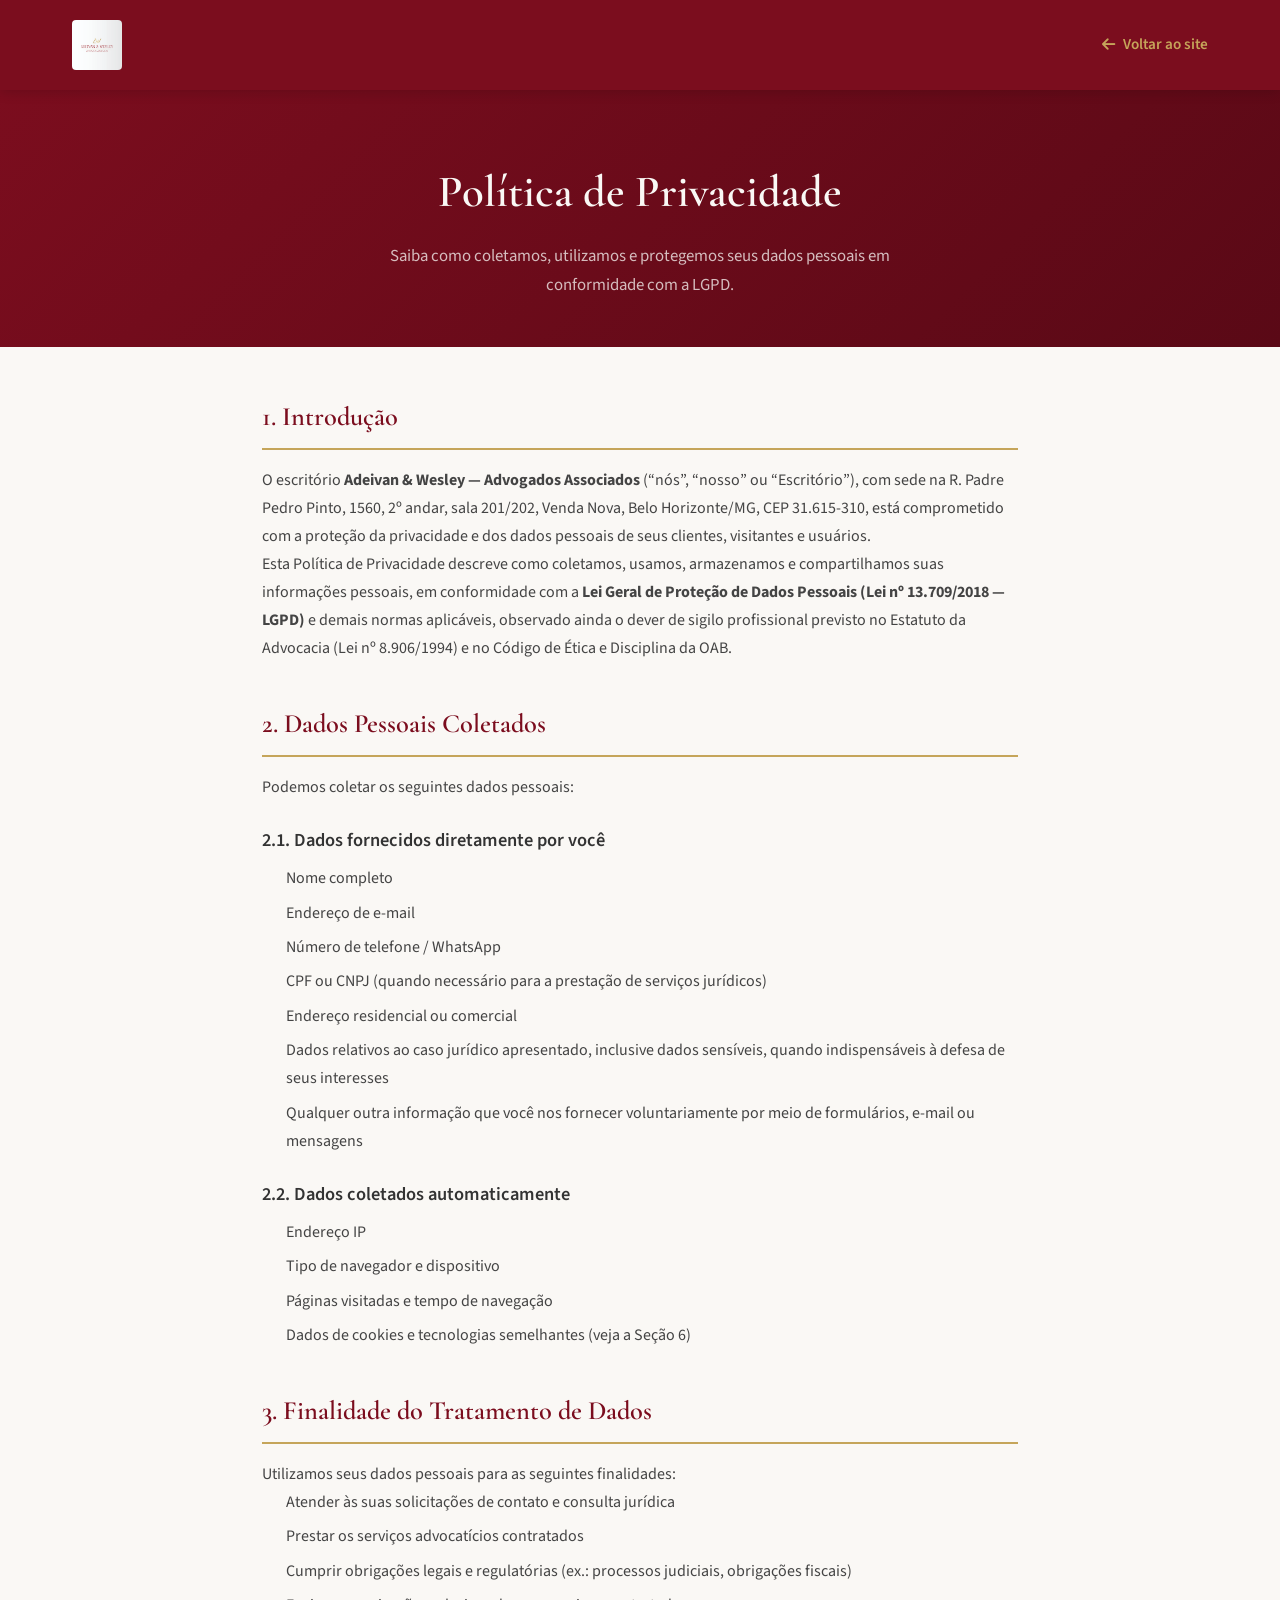
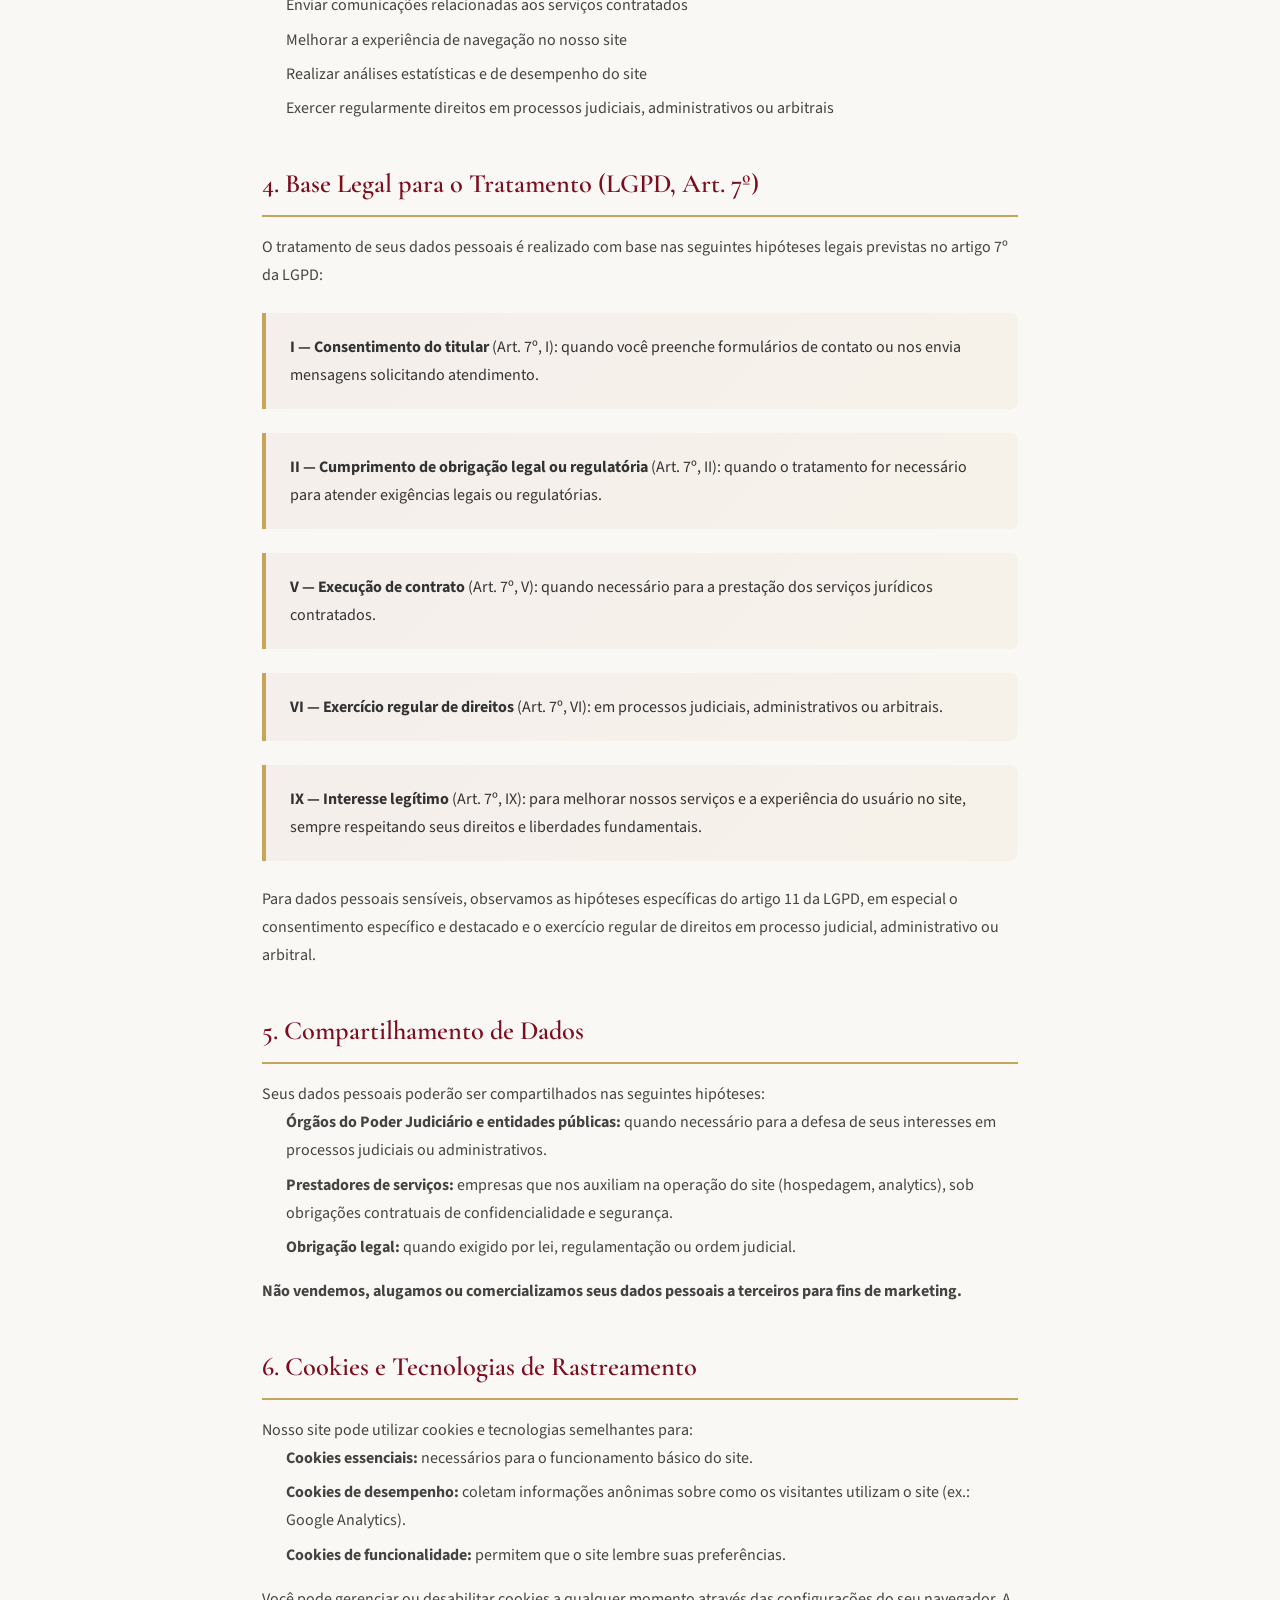
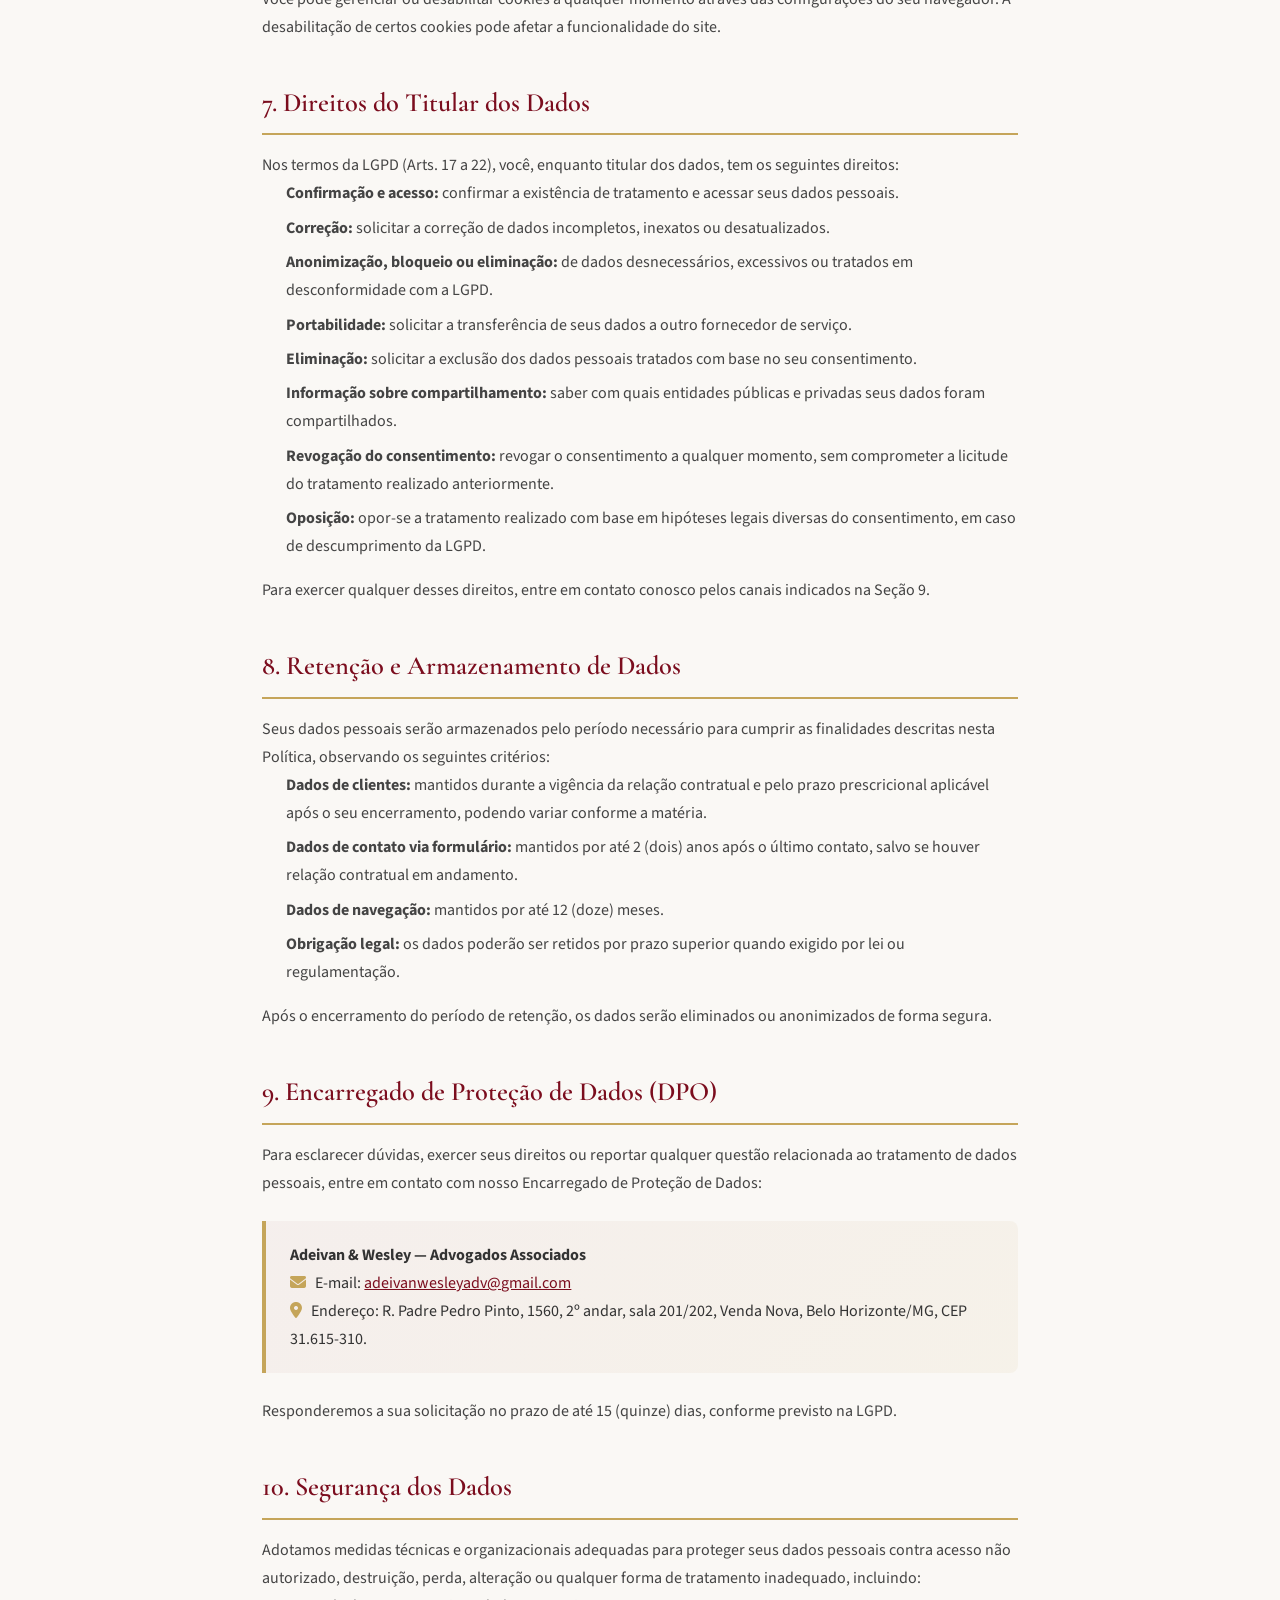
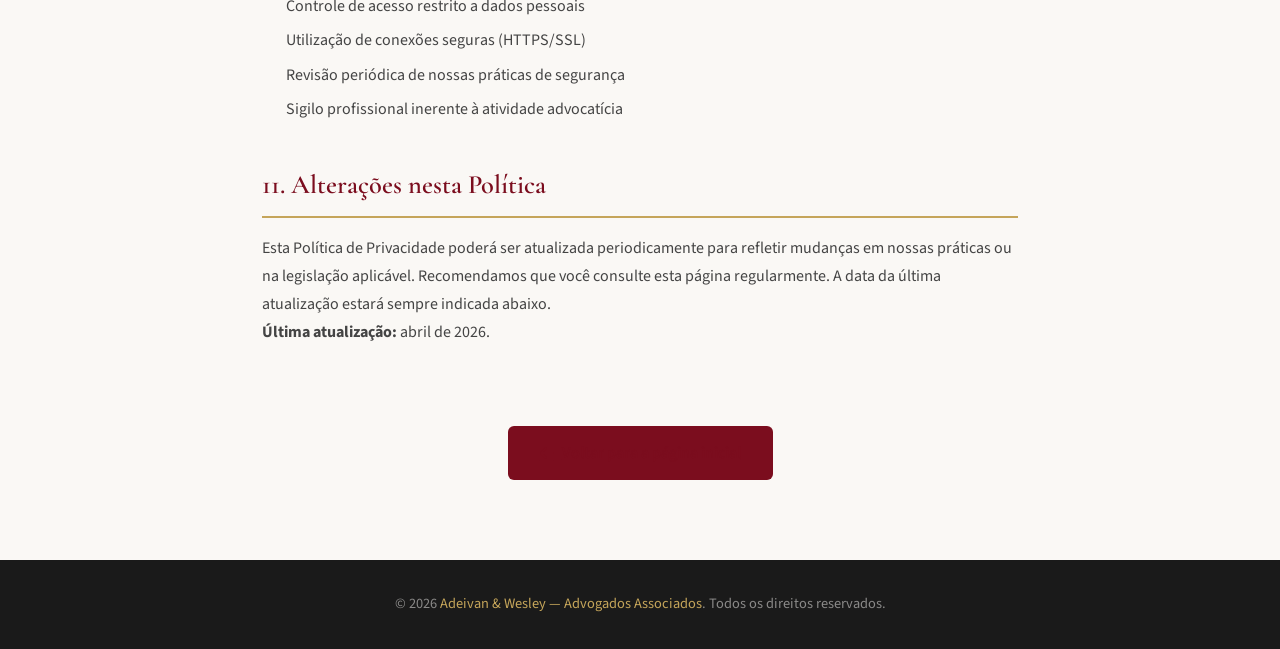
<file: politica-de-privacidade.html>
<!DOCTYPE html>
<html lang="pt-BR">

<head>
    <meta charset="UTF-8">
    <meta name="viewport" content="width=device-width, initial-scale=1.0">
    <meta name="description"
        content="Política de Privacidade do escritório Adeivan & Wesley Advogados Associados. Saiba como tratamos seus dados pessoais em conformidade com a LGPD.">
    <title>Política de Privacidade | Adeivan & Wesley — Advogados Associados</title>

    <!-- Favicon -->
    <link rel="canonical" href="https://adeivanwesleyadv.com.br/politica-de-privacidade">
    <meta name="robots" content="index, follow">
    <link rel="icon" type="image/png" href="extracted/MARCA D'ÁGUA ÍCONE - VERSÃO PRETA.png">
    <link rel="apple-touch-icon" href="extracted/MARCA D'ÁGUA ÍCONE - VERSÃO PRETA.png">

    <!-- Google Fonts -->
    <link rel="preconnect" href="https://fonts.googleapis.com">
    <link rel="preconnect" href="https://fonts.gstatic.com" crossorigin>
    <link
        href="https://fonts.googleapis.com/css2?family=Cormorant+Garamond:ital,wght@0,300;0,400;0,500;0,600;0,700;1,400;1,500&family=Source+Sans+3:wght@300;400;500;600;700&display=swap"
        rel="stylesheet">

    <!-- Font Awesome -->
    <link rel="stylesheet" href="https://cdnjs.cloudflare.com/ajax/libs/font-awesome/6.5.1/css/all.min.css">

    <link rel="stylesheet" href="style.css">

    <style>
        /* ===== PRIVACY POLICY PAGE STYLES ===== */
        .privacy-header {
            background-color: #7B0D1E;
            padding: 1.25rem 0;
            position: sticky;
            top: 0;
            z-index: 100;
            box-shadow: 0 2px 12px rgba(0, 0, 0, 0.15);
        }

        .privacy-header .container {
            max-width: 1200px;
            margin: 0 auto;
            padding: 0 2rem;
            display: flex;
            align-items: center;
            justify-content: space-between;
        }

        .privacy-header__logo {
            display: flex;
            align-items: center;
            text-decoration: none;
        }

        .privacy-header__logo img {
            height: 50px;
            width: auto;
            border-radius: 4px;
        }

        .privacy-header__back {
            color: #C5A55A;
            text-decoration: none;
            font-family: 'Source Sans 3', sans-serif;
            font-weight: 600;
            font-size: 0.95rem;
            display: flex;
            align-items: center;
            gap: 0.5rem;
            transition: color 0.3s ease;
        }

        .privacy-header__back:hover {
            color: #FAF8F5;
        }

        .privacy-page {
            background-color: #FAF8F5;
            min-height: 100vh;
        }

        .privacy-hero {
            background: linear-gradient(135deg, #7B0D1E 0%, #5a0916 100%);
            padding: 4rem 0 3rem;
            text-align: center;
        }

        .privacy-hero h1 {
            font-family: 'Cormorant Garamond', serif;
            font-size: 2.8rem;
            font-weight: 600;
            color: #FAF8F5;
            margin-bottom: 0.75rem;
        }

        .privacy-hero p {
            font-family: 'Source Sans 3', sans-serif;
            color: rgba(250, 248, 245, 0.75);
            font-size: 1.05rem;
            max-width: 600px;
            margin: 0 auto;
            padding: 0 1rem;
        }

        .privacy-content {
            max-width: 820px;
            margin: 0 auto;
            padding: 3rem 2rem 5rem;
        }

        .privacy-content section {
            margin-bottom: 2.5rem;
        }

        .privacy-content h2 {
            font-family: 'Cormorant Garamond', serif;
            font-size: 1.65rem;
            font-weight: 600;
            color: #7B0D1E;
            margin-bottom: 1rem;
            padding-bottom: 0.5rem;
            border-bottom: 2px solid #C5A55A;
        }

        .privacy-content h3 {
            font-family: 'Source Sans 3', sans-serif;
            font-size: 1.15rem;
            font-weight: 600;
            color: #333;
            margin-bottom: 0.5rem;
            margin-top: 1.5rem;
        }

        .privacy-content p,
        .privacy-content li {
            font-family: 'Source Sans 3', sans-serif;
            font-size: 1rem;
            line-height: 1.75;
            color: #444;
        }

        .privacy-content ul,
        .privacy-content ol {
            padding-left: 1.5rem;
            margin-bottom: 1rem;
        }

        .privacy-content li {
            margin-bottom: 0.4rem;
        }

        .privacy-content a {
            color: #7B0D1E;
            text-decoration: underline;
        }

        .privacy-content a:hover {
            color: #C5A55A;
        }

        .privacy-content .highlight-box {
            background: linear-gradient(135deg, rgba(123, 13, 30, 0.04), rgba(197, 165, 90, 0.08));
            border-left: 4px solid #C5A55A;
            padding: 1.25rem 1.5rem;
            border-radius: 0 8px 8px 0;
            margin: 1.5rem 0;
        }

        .privacy-content .highlight-box p {
            margin: 0;
            color: #333;
        }

        .privacy-back-btn {
            display: inline-flex;
            align-items: center;
            gap: 0.5rem;
            background-color: #7B0D1E;
            color: #FAF8F5;
            text-decoration: none;
            font-family: 'Source Sans 3', sans-serif;
            font-weight: 600;
            font-size: 1rem;
            padding: 0.85rem 2rem;
            border-radius: 6px;
            transition: all 0.3s ease;
            margin-top: 2rem;
        }

        .privacy-back-btn:hover {
            background-color: #C5A55A;
            color: #1a1a1a;
            transform: translateY(-2px);
            box-shadow: 0 4px 15px rgba(123, 13, 30, 0.25);
        }

        .privacy-footer {
            background-color: #1a1a1a;
            text-align: center;
            padding: 2rem;
            font-family: 'Source Sans 3', sans-serif;
            font-size: 0.9rem;
            color: rgba(250, 248, 245, 0.5);
        }

        .privacy-footer span {
            color: #C5A55A;
        }

        @media (max-width: 768px) {
            .privacy-hero h1 {
                font-size: 2rem;
            }

            .privacy-content {
                padding: 2rem 1.25rem 4rem;
            }

            .privacy-content h2 {
                font-size: 1.4rem;
            }
        }
    </style>
</head>

<body class="privacy-page">

    <!-- ===== HEADER ===== -->
    <header class="privacy-header">
        <div class="container">
            <a href="index.html" class="privacy-header__logo">
                <img src="extracted/LOGOTIPO PRINCIPAL - VARIAÇÃO 1.jpg" alt="Adeivan & Wesley Advogados Associados">
            </a>
            <a href="index.html" class="privacy-header__back">
                <i class="fas fa-arrow-left"></i> Voltar ao site
            </a>
        </div>
    </header>

    <!-- ===== HERO ===== -->
    <section class="privacy-hero">
        <h1>Política de Privacidade</h1>
        <p>Saiba como coletamos, utilizamos e protegemos seus dados pessoais em conformidade com a LGPD.</p>
    </section>

    <!-- ===== CONTENT ===== -->
    <main class="privacy-content">

        <section>
            <h2>1. Introdução</h2>
            <p>O escritório <strong>Adeivan &amp; Wesley — Advogados Associados</strong> (“nós”, “nosso” ou
                “Escritório”), com sede na R. Padre Pedro Pinto, 1560, 2º andar, sala 201/202, Venda Nova,
                Belo Horizonte/MG, CEP 31.615-310, está comprometido com a proteção da privacidade e dos dados pessoais
                de seus clientes, visitantes e usuários.</p>
            <p>Esta Política de Privacidade descreve como coletamos, usamos, armazenamos e compartilhamos suas
                informações pessoais, em conformidade com a <strong>Lei Geral de Proteção de Dados Pessoais (Lei nº
                    13.709/2018 — LGPD)</strong> e demais normas aplicáveis, observado ainda o dever de sigilo
                profissional previsto no Estatuto da Advocacia (Lei nº 8.906/1994) e no Código de Ética e Disciplina
                da OAB.</p>
        </section>

        <section>
            <h2>2. Dados Pessoais Coletados</h2>
            <p>Podemos coletar os seguintes dados pessoais:</p>
            <h3>2.1. Dados fornecidos diretamente por você</h3>
            <ul>
                <li>Nome completo</li>
                <li>Endereço de e-mail</li>
                <li>Número de telefone / WhatsApp</li>
                <li>CPF ou CNPJ (quando necessário para a prestação de serviços jurídicos)</li>
                <li>Endereço residencial ou comercial</li>
                <li>Dados relativos ao caso jurídico apresentado, inclusive dados sensíveis, quando indispensáveis à
                    defesa de seus interesses</li>
                <li>Qualquer outra informação que você nos fornecer voluntariamente por meio de formulários,
                    e-mail ou mensagens</li>
            </ul>
            <h3>2.2. Dados coletados automaticamente</h3>
            <ul>
                <li>Endereço IP</li>
                <li>Tipo de navegador e dispositivo</li>
                <li>Páginas visitadas e tempo de navegação</li>
                <li>Dados de cookies e tecnologias semelhantes (veja a Seção 6)</li>
            </ul>
        </section>

        <section>
            <h2>3. Finalidade do Tratamento de Dados</h2>
            <p>Utilizamos seus dados pessoais para as seguintes finalidades:</p>
            <ul>
                <li>Atender às suas solicitações de contato e consulta jurídica</li>
                <li>Prestar os serviços advocatícios contratados</li>
                <li>Cumprir obrigações legais e regulatórias (ex.: processos judiciais, obrigações fiscais)</li>
                <li>Enviar comunicações relacionadas aos serviços contratados</li>
                <li>Melhorar a experiência de navegação no nosso site</li>
                <li>Realizar análises estatísticas e de desempenho do site</li>
                <li>Exercer regularmente direitos em processos judiciais, administrativos ou arbitrais</li>
            </ul>
        </section>

        <section>
            <h2>4. Base Legal para o Tratamento (LGPD, Art. 7º)</h2>
            <p>O tratamento de seus dados pessoais é realizado com base nas seguintes hipóteses legais previstas no
                artigo 7º da LGPD:</p>
            <div class="highlight-box">
                <p><strong>I — Consentimento do titular</strong> (Art. 7º, I): quando você preenche formulários de
                    contato ou nos envia mensagens solicitando atendimento.</p>
            </div>
            <div class="highlight-box">
                <p><strong>II — Cumprimento de obrigação legal ou regulatória</strong> (Art. 7º, II): quando o
                    tratamento for necessário para atender exigências legais ou regulatórias.</p>
            </div>
            <div class="highlight-box">
                <p><strong>V — Execução de contrato</strong> (Art. 7º, V): quando necessário para a prestação dos
                    serviços jurídicos contratados.</p>
            </div>
            <div class="highlight-box">
                <p><strong>VI — Exercício regular de direitos</strong> (Art. 7º, VI): em processos judiciais,
                    administrativos ou arbitrais.</p>
            </div>
            <div class="highlight-box">
                <p><strong>IX — Interesse legítimo</strong> (Art. 7º, IX): para melhorar nossos serviços e a
                    experiência do usuário no site, sempre respeitando seus direitos e liberdades fundamentais.</p>
            </div>
            <p>Para dados pessoais sensíveis, observamos as hipóteses específicas do artigo 11 da LGPD, em especial
                o consentimento específico e destacado e o exercício regular de direitos em processo judicial,
                administrativo ou arbitral.</p>
        </section>

        <section>
            <h2>5. Compartilhamento de Dados</h2>
            <p>Seus dados pessoais poderão ser compartilhados nas seguintes hipóteses:</p>
            <ul>
                <li><strong>Órgãos do Poder Judiciário e entidades públicas:</strong> quando necessário para a defesa
                    de seus interesses em processos judiciais ou administrativos.</li>
                <li><strong>Prestadores de serviços:</strong> empresas que nos auxiliam na operação do site
                    (hospedagem, analytics), sob obrigações contratuais de confidencialidade e segurança.</li>
                <li><strong>Obrigação legal:</strong> quando exigido por lei, regulamentação ou ordem judicial.</li>
            </ul>
            <p><strong>Não vendemos, alugamos ou comercializamos seus dados pessoais a terceiros para fins de
                    marketing.</strong></p>
        </section>

        <section>
            <h2>6. Cookies e Tecnologias de Rastreamento</h2>
            <p>Nosso site pode utilizar cookies e tecnologias semelhantes para:</p>
            <ul>
                <li><strong>Cookies essenciais:</strong> necessários para o funcionamento básico do site.</li>
                <li><strong>Cookies de desempenho:</strong> coletam informações anônimas sobre como os visitantes
                    utilizam o site (ex.: Google Analytics).</li>
                <li><strong>Cookies de funcionalidade:</strong> permitem que o site lembre suas preferências.</li>
            </ul>
            <p>Você pode gerenciar ou desabilitar cookies a qualquer momento através das configurações do seu
                navegador. A desabilitação de certos cookies pode afetar a funcionalidade do site.</p>
        </section>

        <section>
            <h2>7. Direitos do Titular dos Dados</h2>
            <p>Nos termos da LGPD (Arts. 17 a 22), você, enquanto titular dos dados, tem os seguintes direitos:</p>
            <ul>
                <li><strong>Confirmação e acesso:</strong> confirmar a existência de tratamento e acessar seus dados
                    pessoais.</li>
                <li><strong>Correção:</strong> solicitar a correção de dados incompletos, inexatos ou desatualizados.
                </li>
                <li><strong>Anonimização, bloqueio ou eliminação:</strong> de dados desnecessários, excessivos ou
                    tratados em desconformidade com a LGPD.</li>
                <li><strong>Portabilidade:</strong> solicitar a transferência de seus dados a outro fornecedor de
                    serviço.</li>
                <li><strong>Eliminação:</strong> solicitar a exclusão dos dados pessoais tratados com base no seu
                    consentimento.</li>
                <li><strong>Informação sobre compartilhamento:</strong> saber com quais entidades públicas e privadas
                    seus dados foram compartilhados.</li>
                <li><strong>Revogação do consentimento:</strong> revogar o consentimento a qualquer momento, sem
                    comprometer a licitude do tratamento realizado anteriormente.</li>
                <li><strong>Oposição:</strong> opor-se a tratamento realizado com base em hipóteses legais diversas
                    do consentimento, em caso de descumprimento da LGPD.</li>
            </ul>
            <p>Para exercer qualquer desses direitos, entre em contato conosco pelos canais indicados na Seção 9.</p>
        </section>

        <section>
            <h2>8. Retenção e Armazenamento de Dados</h2>
            <p>Seus dados pessoais serão armazenados pelo período necessário para cumprir as finalidades descritas
                nesta Política, observando os seguintes critérios:</p>
            <ul>
                <li><strong>Dados de clientes:</strong> mantidos durante a vigência da relação contratual e pelo prazo
                    prescricional aplicável após o seu encerramento, podendo variar conforme a matéria.</li>
                <li><strong>Dados de contato via formulário:</strong> mantidos por até 2 (dois) anos após o último
                    contato, salvo se houver relação contratual em andamento.</li>
                <li><strong>Dados de navegação:</strong> mantidos por até 12 (doze) meses.</li>
                <li><strong>Obrigação legal:</strong> os dados poderão ser retidos por prazo superior quando exigido
                    por lei ou regulamentação.</li>
            </ul>
            <p>Após o encerramento do período de retenção, os dados serão eliminados ou anonimizados de forma segura.
            </p>
        </section>

        <section>
            <h2>9. Encarregado de Proteção de Dados (DPO)</h2>
            <p>Para esclarecer dúvidas, exercer seus direitos ou reportar qualquer questão relacionada ao tratamento
                de dados pessoais, entre em contato com nosso Encarregado de Proteção de Dados:</p>
            <div class="highlight-box">
                <p><strong>Adeivan &amp; Wesley — Advogados Associados</strong></p>
                <p><i class="fas fa-envelope" style="color:#C5A55A; margin-right:0.4rem;"></i> E-mail: <a
                        href="mailto:adeivanwesleyadv@gmail.com">adeivanwesleyadv@gmail.com</a></p>
                <p><i class="fas fa-map-marker-alt" style="color:#C5A55A; margin-right:0.4rem;"></i> Endereço: R. Padre
                    Pedro Pinto, 1560, 2º andar, sala 201/202, Venda Nova, Belo Horizonte/MG, CEP 31.615-310.</p>
            </div>
            <p>Responderemos a sua solicitação no prazo de até 15 (quinze) dias, conforme previsto na LGPD.</p>
        </section>

        <section>
            <h2>10. Segurança dos Dados</h2>
            <p>Adotamos medidas técnicas e organizacionais adequadas para proteger seus dados pessoais contra acesso
                não autorizado, destruição, perda, alteração ou qualquer forma de tratamento inadequado, incluindo:
            </p>
            <ul>
                <li>Controle de acesso restrito a dados pessoais</li>
                <li>Utilização de conexões seguras (HTTPS/SSL)</li>
                <li>Revisão periódica de nossas práticas de segurança</li>
                <li>Sigilo profissional inerente à atividade advocatícia</li>
            </ul>
        </section>

        <section>
            <h2>11. Alterações nesta Política</h2>
            <p>Esta Política de Privacidade poderá ser atualizada periodicamente para refletir mudanças em nossas
                práticas ou na legislação aplicável. Recomendamos que você consulte esta página regularmente. A data
                da última atualização estará sempre indicada abaixo.</p>
            <p><strong>Última atualização:</strong> abril de 2026.</p>
        </section>

        <div style="text-align: center; margin-top: 3rem;">
            <a href="index.html" class="privacy-back-btn">
                <i class="fas fa-arrow-left"></i> Voltar para a página inicial
            </a>
        </div>

    </main>

    <!-- ===== FOOTER ===== -->
    <footer class="privacy-footer">
        <p>&copy; 2026 <span>Adeivan &amp; Wesley — Advogados Associados</span>. Todos os direitos reservados.</p>
    </footer>

</body>

</html>
</file>
<file: style.css>
/* ============================================
   ADEIVAN & WESLEY — ADVOGADOS ASSOCIADOS
   Landing Page — Design System & Styles
   ============================================ */

/* ----- CSS Variables (Paleta do escritório) ----- */
:root {
    /* Cores principais extraídas da identidade visual */
    --cor-primaria: #7B0D1E;           /* Marsala / Bordô escuro */
    --cor-primaria-escura: #5A0916;    /* Bordô mais profundo */
    --cor-primaria-clara: #9E1A30;     /* Bordô claro */
    --cor-secundaria: #C5A55A;         /* Dourado */
    --cor-secundaria-clara: #D4BB7C;   /* Dourado claro */
    --cor-secundaria-escura: #A68B42;  /* Dourado escuro */

    /* Neutros */
    --cor-branco: #FFFFFF;
    --cor-off-white: #FAF8F5;
    --cor-creme: #F5F0E8;
    --cor-cinza-claro: #E8E2D8;
    --cor-cinza: #9E9689;
    --cor-cinza-escuro: #4A453E;
    --cor-preto: #1A1714;
    --cor-texto: #2D2926;
    --cor-texto-leve: #5C564F;

    /* Fontes */
    --font-display: 'Cormorant Garamond', Georgia, 'Times New Roman', serif;
    --font-body: 'Source Sans 3', 'Helvetica Neue', Helvetica, sans-serif;

    /* Espaçamentos */
    --space-xs: 0.5rem;
    --space-sm: 1rem;
    --space-md: 1.5rem;
    --space-lg: 2.5rem;
    --space-xl: 4rem;
    --space-xxl: 6rem;

    /* Sombras */
    --shadow-sm: 0 2px 8px rgba(26, 23, 20, 0.06);
    --shadow-md: 0 4px 20px rgba(26, 23, 20, 0.08);
    --shadow-lg: 0 8px 40px rgba(26, 23, 20, 0.12);
    --shadow-xl: 0 16px 60px rgba(26, 23, 20, 0.16);
    --shadow-gold: 0 4px 20px rgba(197, 165, 90, 0.25);

    /* Transições */
    --transition: 0.3s cubic-bezier(0.4, 0, 0.2, 1);
    --transition-slow: 0.6s cubic-bezier(0.4, 0, 0.2, 1);

    /* Border radius */
    --radius-sm: 6px;
    --radius-md: 12px;
    --radius-lg: 20px;
    --radius-full: 50%;
}

/* ----- Reset & Base ----- */
*,
*::before,
*::after {
    margin: 0;
    padding: 0;
    box-sizing: border-box;
}

html {
    scroll-behavior: smooth;
    font-size: 16px;
    -webkit-font-smoothing: antialiased;
    -moz-osx-font-smoothing: grayscale;
}

body {
    font-family: var(--font-body);
    color: var(--cor-texto);
    background-color: var(--cor-off-white);
    line-height: 1.7;
    overflow-x: hidden;
}

img {
    max-width: 100%;
    height: auto;
    display: block;
}

a {
    color: inherit;
    text-decoration: none;
    transition: var(--transition);
}

ul {
    list-style: none;
}

/* ----- Container ----- */
.container {
    width: 100%;
    max-width: 1200px;
    margin: 0 auto;
    padding: 0 1.5rem;
}

/* ----- Section common ----- */
.section-tag {
    display: inline-block;
    font-family: var(--font-body);
    font-size: 0.8rem;
    font-weight: 600;
    letter-spacing: 3px;
    text-transform: uppercase;
    color: var(--cor-secundaria);
    margin-bottom: var(--space-sm);
    position: relative;
    padding-left: 40px;
}

.section-tag::before {
    content: '';
    position: absolute;
    left: 0;
    top: 50%;
    transform: translateY(-50%);
    width: 28px;
    height: 2px;
    background: var(--cor-secundaria);
}

.section-tag--light {
    color: var(--cor-secundaria-clara);
}

.section-tag--light::before {
    background: var(--cor-secundaria-clara);
}

.section-title {
    font-family: var(--font-display);
    font-size: clamp(2rem, 4vw, 3rem);
    font-weight: 600;
    color: var(--cor-primaria);
    line-height: 1.2;
    margin-bottom: var(--space-md);
}

.section-title--light {
    color: var(--cor-branco);
}

.section-subtitle {
    font-size: 1.05rem;
    color: rgba(255, 255, 255, 0.8);
    max-width: 600px;
    margin: 0 auto;
}

.section-subtitle--dark {
    font-size: 1.05rem;
    color: var(--cor-texto-leve);
    max-width: 600px;
    margin: 0 auto;
}

.section-header {
    text-align: center;
    margin-bottom: var(--space-xl);
}

/* ----- Buttons ----- */
.btn {
    display: inline-flex;
    align-items: center;
    gap: 0.6rem;
    padding: 0.95rem 2rem;
    font-family: var(--font-body);
    font-size: 0.95rem;
    font-weight: 600;
    border-radius: var(--radius-sm);
    cursor: pointer;
    border: 2px solid transparent;
    transition: var(--transition);
    text-align: center;
    white-space: nowrap;
}

.btn--primary {
    background: linear-gradient(135deg, var(--cor-secundaria), var(--cor-secundaria-escura));
    color: var(--cor-preto);
    border-color: var(--cor-secundaria);
    box-shadow: var(--shadow-gold);
}

.btn--primary:hover {
    background: linear-gradient(135deg, var(--cor-secundaria-clara), var(--cor-secundaria));
    transform: translateY(-2px);
    box-shadow: 0 6px 30px rgba(197, 165, 90, 0.4);
}

.btn--outline {
    background: transparent;
    color: var(--cor-branco);
    border-color: rgba(255, 255, 255, 0.4);
}

.btn--outline:hover {
    background: rgba(255, 255, 255, 0.1);
    border-color: var(--cor-branco);
    transform: translateY(-2px);
}

.btn--outline-dark {
    background: transparent;
    color: var(--cor-primaria);
    border-color: var(--cor-primaria);
}

.btn--outline-dark:hover {
    background: var(--cor-primaria);
    color: var(--cor-branco);
    transform: translateY(-2px);
}

.btn--lg {
    padding: 1.1rem 2.5rem;
    font-size: 1.05rem;
}

.btn--full {
    width: 100%;
    justify-content: center;
}

/* ============================================
   HEADER
   ============================================ */
.header {
    position: fixed;
    top: 0;
    left: 0;
    right: 0;
    z-index: 1000;
    padding: 1rem 0;
    transition: var(--transition);
    background: transparent;
}

.header--scrolled {
    background: rgba(90, 9, 22, 0.97);
    backdrop-filter: blur(12px);
    padding: 0.6rem 0;
    box-shadow: 0 2px 20px rgba(0, 0, 0, 0.3);
}

.header__inner {
    display: flex;
    align-items: center;
    justify-content: space-between;
}

.header__logo-img {
    height: 50px;
    width: auto;
    object-fit: contain;
    border-radius: 4px;
    transition: var(--transition);
}

.header--scrolled .header__logo-img {
    height: 40px;
}

.header__menu {
    display: flex;
    align-items: center;
    gap: 0.3rem;
}

.header__link {
    font-family: var(--font-body);
    font-size: 0.85rem;
    font-weight: 500;
    color: rgba(255, 255, 255, 0.85);
    padding: 0.5rem 0.9rem;
    border-radius: var(--radius-sm);
    letter-spacing: 0.3px;
    transition: var(--transition);
}

.header__link:hover {
    color: var(--cor-secundaria);
    background: rgba(197, 165, 90, 0.08);
}

.header__link--cta {
    background: rgba(197, 165, 90, 0.15);
    border: 1px solid rgba(197, 165, 90, 0.3);
    color: var(--cor-secundaria-clara);
    font-weight: 600;
}

.header__link--cta:hover {
    background: var(--cor-secundaria);
    color: var(--cor-preto);
    border-color: var(--cor-secundaria);
}

.header__link--active {
    color: var(--cor-secundaria) !important;
    background: rgba(197, 165, 90, 0.1);
}

/* Hamburger */
.header__hamburger {
    display: none;
    flex-direction: column;
    gap: 5px;
    background: none;
    border: none;
    cursor: pointer;
    padding: 8px;
    z-index: 1001;
}

.header__hamburger span {
    display: block;
    width: 26px;
    height: 2px;
    background: var(--cor-branco);
    transition: var(--transition);
    border-radius: 2px;
}

.header__hamburger.active span:nth-child(1) {
    transform: rotate(45deg) translate(5px, 5px);
}

.header__hamburger.active span:nth-child(2) {
    opacity: 0;
}

.header__hamburger.active span:nth-child(3) {
    transform: rotate(-45deg) translate(5px, -5px);
}

/* ============================================
   HERO
   ============================================ */
.hero {
    position: relative;
    min-height: 100vh;
    display: flex;
    align-items: center;
    justify-content: center;
    background: linear-gradient(145deg, var(--cor-primaria-escura) 0%, var(--cor-primaria) 40%, var(--cor-primaria-clara) 100%);
    overflow: hidden;
}

.hero__overlay {
    position: absolute;
    inset: 0;
    background:
        radial-gradient(ellipse at 20% 50%, rgba(197, 165, 90, 0.08) 0%, transparent 60%),
        radial-gradient(ellipse at 80% 20%, rgba(197, 165, 90, 0.05) 0%, transparent 50%);
}

.hero__pattern {
    position: absolute;
    inset: 0;
    opacity: 0.03;
    background-image:
        linear-gradient(30deg, var(--cor-secundaria) 12%, transparent 12.5%, transparent 87%, var(--cor-secundaria) 87.5%, var(--cor-secundaria)),
        linear-gradient(150deg, var(--cor-secundaria) 12%, transparent 12.5%, transparent 87%, var(--cor-secundaria) 87.5%, var(--cor-secundaria)),
        linear-gradient(30deg, var(--cor-secundaria) 12%, transparent 12.5%, transparent 87%, var(--cor-secundaria) 87.5%, var(--cor-secundaria)),
        linear-gradient(150deg, var(--cor-secundaria) 12%, transparent 12.5%, transparent 87%, var(--cor-secundaria) 87.5%, var(--cor-secundaria)),
        linear-gradient(60deg, rgba(197, 165, 90, 0.5) 25%, transparent 25.5%, transparent 75%, rgba(197, 165, 90, 0.5) 75%, rgba(197, 165, 90, 0.5)),
        linear-gradient(60deg, rgba(197, 165, 90, 0.5) 25%, transparent 25.5%, transparent 75%, rgba(197, 165, 90, 0.5) 75%, rgba(197, 165, 90, 0.5));
    background-size: 80px 140px;
    background-position: 0 0, 0 0, 40px 70px, 40px 70px, 0 0, 40px 70px;
}

.hero__inner {
    position: relative;
    z-index: 2;
    text-align: center;
    padding: var(--space-xxl) 0;
}

.hero__logo-wrapper {
    margin-bottom: var(--space-lg);
    animation: fadeInDown 1s ease-out;
}

.hero__logo {
    max-width: 360px;
    margin: 0 auto;
    filter: drop-shadow(0 4px 20px rgba(0, 0, 0, 0.3));
}

.hero__logo--icon {
    max-width: 220px;
}

.hero__title {
    margin-bottom: var(--space-md);
    animation: fadeInUp 1s ease-out 0.3s both;
}

.hero__title-name {
    display: block;
    font-family: var(--font-display);
    font-size: clamp(2.2rem, 5.5vw, 4rem);
    font-weight: 600;
    color: var(--cor-branco);
    letter-spacing: 2px;
    line-height: 1.1;
}

.hero__title-sub {
    display: block;
    font-family: var(--font-body);
    font-size: clamp(0.85rem, 1.8vw, 1.1rem);
    font-weight: 300;
    color: var(--cor-secundaria-clara);
    letter-spacing: 6px;
    text-transform: uppercase;
    margin-top: 0.8rem;
}

.hero__specialty {
    font-family: var(--font-body);
    font-size: clamp(0.85rem, 1.6vw, 1rem);
    font-weight: 600;
    letter-spacing: 2.5px;
    text-transform: uppercase;
    color: var(--cor-secundaria-clara);
    text-align: center;
    margin: var(--space-sm) auto var(--space-md);
    padding: 0.55rem 1.5rem;
    border-top: 1px solid rgba(197, 165, 90, 0.35);
    border-bottom: 1px solid rgba(197, 165, 90, 0.35);
    display: inline-block;
    animation: fadeIn 1s ease-out 0.45s both;
}

.hero__divider {
    display: flex;
    align-items: center;
    justify-content: center;
    gap: 1rem;
    margin-bottom: var(--space-md);
    animation: fadeIn 1s ease-out 0.6s both;
}

.hero__divider-line {
    width: 60px;
    height: 1px;
    background: linear-gradient(90deg, transparent, var(--cor-secundaria));
}

.hero__divider-line:last-child {
    background: linear-gradient(90deg, var(--cor-secundaria), transparent);
}

.hero__divider-icon {
    color: var(--cor-secundaria);
    font-size: 1.2rem;
}

.hero__slogan {
    font-family: var(--font-body);
    font-size: clamp(1rem, 2vw, 1.2rem);
    color: rgba(255, 255, 255, 0.85);
    font-weight: 300;
    max-width: 550px;
    margin: 0 auto var(--space-lg);
    line-height: 1.8;
    animation: fadeInUp 1s ease-out 0.6s both;
}

.hero__slogan em {
    color: var(--cor-secundaria-clara);
    font-style: normal;
    font-weight: 500;
}

.hero__actions {
    display: flex;
    flex-wrap: wrap;
    gap: 1rem;
    justify-content: center;
    animation: fadeInUp 1s ease-out 0.9s both;
}

.hero__scroll-indicator {
    position: absolute;
    bottom: 2rem;
    left: 50%;
    transform: translateX(-50%);
    z-index: 3;
    animation: bounceDown 2s infinite;
}

.hero__scroll-indicator a {
    color: rgba(255, 255, 255, 0.5);
    font-size: 1.5rem;
}

.hero__scroll-indicator a:hover {
    color: var(--cor-secundaria);
}

/* ============================================
   SOBRE
   ============================================ */
.sobre {
    padding: var(--space-xxl) 0;
    background: var(--cor-off-white);
    position: relative;
}

.sobre__grid {
    display: grid;
    grid-template-columns: 1fr 1.3fr;
    gap: var(--space-xl);
    align-items: center;
}

.sobre__card {
    position: relative;
    background: linear-gradient(150deg, var(--cor-primaria) 0%, var(--cor-primaria-escura) 100%);
    border-radius: var(--radius-lg);
    padding: var(--space-xl) var(--space-lg);
    text-align: center;
    box-shadow: var(--shadow-lg);
    overflow: hidden;
    border: 1px solid rgba(197, 165, 90, 0.25);
}

.sobre__card::before {
    content: '';
    position: absolute;
    inset: 0;
    background-image:
        radial-gradient(ellipse at 20% 20%, rgba(197, 165, 90, 0.15) 0%, transparent 55%),
        radial-gradient(ellipse at 80% 80%, rgba(197, 165, 90, 0.08) 0%, transparent 55%);
    pointer-events: none;
}

.sobre__card > * {
    position: relative;
    z-index: 1;
}

.sobre__card-icon {
    width: 110px;
    height: 110px;
    margin: 0 auto var(--space-md);
    opacity: 0.95;
    filter: drop-shadow(0 4px 20px rgba(0, 0, 0, 0.3));
}

.sobre__card-divider {
    width: 60px;
    height: 2px;
    background: linear-gradient(90deg, transparent, var(--cor-secundaria), transparent);
    margin: 0 auto var(--space-md);
}

.sobre__card-name {
    font-family: var(--font-display);
    font-size: clamp(1.6rem, 3vw, 2rem);
    font-weight: 600;
    color: var(--cor-branco);
    letter-spacing: 1.5px;
    line-height: 1.2;
    margin-bottom: 0.25rem;
}

.sobre__card-sub {
    font-family: var(--font-body);
    font-size: 0.82rem;
    font-weight: 400;
    color: var(--cor-secundaria-clara);
    letter-spacing: 4px;
    text-transform: uppercase;
    margin-bottom: var(--space-lg);
}

.sobre__card-meta {
    display: flex;
    flex-direction: column;
    gap: 0.75rem;
    text-align: left;
    max-width: 320px;
    margin: 0 auto;
    padding-top: var(--space-md);
    border-top: 1px solid rgba(197, 165, 90, 0.2);
}

.sobre__card-meta li {
    display: flex;
    align-items: center;
    gap: 0.75rem;
    font-size: 0.92rem;
    color: rgba(255, 255, 255, 0.85);
    line-height: 1.4;
}

.sobre__card-meta i {
    color: var(--cor-secundaria);
    width: 18px;
    font-size: 0.9rem;
    flex-shrink: 0;
}

.sobre__card-accent {
    position: absolute;
    bottom: -15px;
    right: -15px;
    width: 55%;
    height: 55%;
    border: 2px solid var(--cor-secundaria);
    border-radius: var(--radius-lg);
    opacity: 0.35;
    z-index: 0;
    pointer-events: none;
}

@media (max-width: 768px) {
    .sobre__card {
        max-width: 420px;
        margin: 0 auto;
    }
}

.sobre__text {
    font-size: 1.05rem;
    color: var(--cor-texto-leve);
    margin-bottom: var(--space-md);
    line-height: 1.8;
}

.sobre__text strong {
    color: var(--cor-primaria);
}

.sobre__divider {
    width: 60px;
    height: 3px;
    background: linear-gradient(90deg, var(--cor-secundaria), var(--cor-primaria));
    margin-bottom: var(--space-lg);
    border-radius: 2px;
}

.sobre__values {
    display: flex;
    flex-direction: column;
    gap: var(--space-md);
    margin-top: var(--space-lg);
}

.sobre__value {
    display: flex;
    align-items: flex-start;
    gap: var(--space-md);
}

.sobre__value-icon {
    width: 48px;
    height: 48px;
    min-width: 48px;
    border-radius: var(--radius-full);
    background: linear-gradient(135deg, var(--cor-primaria), var(--cor-primaria-escura));
    display: flex;
    align-items: center;
    justify-content: center;
    color: var(--cor-secundaria);
    font-size: 1.1rem;
}

.sobre__value h4 {
    font-family: var(--font-display);
    font-size: 1.2rem;
    color: var(--cor-primaria);
    margin-bottom: 0.2rem;
    font-weight: 600;
}

.sobre__value p {
    font-size: 0.95rem;
    color: var(--cor-texto-leve);
}

/* ============================================
   ÁREAS DE ATUAÇÃO
   ============================================ */
.areas {
    padding: var(--space-xxl) 0;
    background: linear-gradient(145deg, var(--cor-primaria-escura), var(--cor-primaria));
    position: relative;
    overflow: hidden;
}

.areas__bg-pattern {
    position: absolute;
    inset: 0;
    opacity: 0.03;
    background-image: url("data:image/svg+xml,%3Csvg width='60' height='60' viewBox='0 0 60 60' xmlns='http://www.w3.org/2000/svg'%3E%3Cg fill='none' fill-rule='evenodd'%3E%3Cg fill='%23C5A55A' fill-opacity='1'%3E%3Cpath d='M36 34v-4h-2v4h-4v2h4v4h2v-4h4v-2h-4zm0-30V0h-2v4h-4v2h4v4h2V6h4V4h-4zM6 34v-4H4v4H0v2h4v4h2v-4h4v-2H6zM6 4V0H4v4H0v2h4v4h2V6h4V4H6z'/%3E%3C/g%3E%3C/g%3E%3C/svg%3E");
}

.areas__grid {
    display: grid;
    grid-template-columns: repeat(3, 1fr);
    gap: 1.5rem;
    position: relative;
    z-index: 1;
}

.areas__card {
    background: rgba(255, 255, 255, 0.06);
    border: 1px solid rgba(197, 165, 90, 0.15);
    border-radius: var(--radius-md);
    padding: 2rem 1.5rem;
    text-align: center;
    transition: var(--transition);
    backdrop-filter: blur(8px);
    animation-delay: var(--delay, 0s);
    position: relative;
}

.areas__card:hover {
    background: rgba(255, 255, 255, 0.1);
    border-color: rgba(197, 165, 90, 0.4);
    transform: translateY(-6px);
    box-shadow: 0 12px 40px rgba(0, 0, 0, 0.25);
}

.areas__card--featured {
    background: rgba(197, 165, 90, 0.10);
    border-color: rgba(197, 165, 90, 0.45);
    box-shadow: 0 8px 32px rgba(0, 0, 0, 0.2);
}

.areas__card--featured:hover {
    background: rgba(197, 165, 90, 0.14);
    border-color: var(--cor-secundaria);
}

.areas__card-badge {
    position: absolute;
    top: 0.9rem;
    right: 0.9rem;
    font-family: var(--font-body);
    font-size: 0.65rem;
    font-weight: 700;
    letter-spacing: 1.8px;
    text-transform: uppercase;
    color: var(--cor-preto);
    background: linear-gradient(135deg, var(--cor-secundaria-clara), var(--cor-secundaria));
    padding: 0.3rem 0.7rem;
    border-radius: var(--radius-sm);
    box-shadow: var(--shadow-gold);
}

.areas__card-icon {
    width: 80px;
    height: 80px;
    margin: 0 auto var(--space-md);
    border-radius: var(--radius-full);
    overflow: hidden;
    display: flex;
    align-items: center;
    justify-content: center;
}

.areas__card-highlight {
    width: 100%;
    height: 100%;
    object-fit: cover;
}

.areas__card-fa {
    font-size: 2rem;
    color: var(--cor-secundaria);
}

.areas__card-title {
    font-family: var(--font-display);
    font-size: 1.3rem;
    font-weight: 600;
    color: var(--cor-branco);
    margin-bottom: 0.8rem;
}

.areas__card-text {
    font-size: 0.9rem;
    color: rgba(255, 255, 255, 0.7);
    line-height: 1.6;
}

/* ============================================
   CTA INTERMEDIÁRIO
   ============================================ */
.cta-mid {
    padding: var(--space-xl) 0;
    background: var(--cor-creme);
    position: relative;
}

.cta-mid__inner {
    display: flex;
    align-items: center;
    justify-content: space-between;
    gap: var(--space-lg);
    background: var(--cor-branco);
    border-radius: var(--radius-lg);
    padding: var(--space-xl);
    box-shadow: var(--shadow-lg);
    border-left: 5px solid var(--cor-secundaria);
}

.cta-mid__title {
    font-family: var(--font-display);
    font-size: 1.8rem;
    font-weight: 600;
    color: var(--cor-primaria);
    margin-bottom: 0.5rem;
}

.cta-mid__text {
    color: var(--cor-texto-leve);
    font-size: 1rem;
}

.cta-mid__text strong {
    color: var(--cor-primaria);
}

.cta-mid__actions {
    display: flex;
    flex-direction: column;
    gap: 0.8rem;
    flex-shrink: 0;
}

/* ============================================
   DIFERENCIAIS
   ============================================ */
.diferenciais {
    padding: var(--space-xxl) 0;
    background: var(--cor-off-white);
}

.diferenciais__grid {
    display: grid;
    grid-template-columns: repeat(2, 1fr);
    gap: 1.5rem;
}

.diferenciais__item {
    background: var(--cor-branco);
    border-radius: var(--radius-md);
    padding: 2.5rem 2rem;
    position: relative;
    overflow: hidden;
    box-shadow: var(--shadow-sm);
    border: 1px solid var(--cor-cinza-claro);
    transition: var(--transition);
    animation-delay: var(--delay, 0s);
}

.diferenciais__item:hover {
    box-shadow: var(--shadow-md);
    border-color: var(--cor-secundaria);
    transform: translateY(-4px);
}

.diferenciais__number {
    position: absolute;
    top: 1rem;
    right: 1.5rem;
    font-family: var(--font-display);
    font-size: 3.5rem;
    font-weight: 700;
    color: var(--cor-cinza-claro);
    line-height: 1;
    opacity: 0.5;
}

.diferenciais__icon {
    width: 56px;
    height: 56px;
    border-radius: var(--radius-md);
    background: linear-gradient(135deg, rgba(123, 13, 30, 0.08), rgba(197, 165, 90, 0.1));
    display: flex;
    align-items: center;
    justify-content: center;
    color: var(--cor-primaria);
    font-size: 1.3rem;
    margin-bottom: var(--space-md);
}

.diferenciais__title {
    font-family: var(--font-display);
    font-size: 1.3rem;
    font-weight: 600;
    color: var(--cor-primaria);
    margin-bottom: 0.6rem;
}

.diferenciais__text {
    font-size: 0.95rem;
    color: var(--cor-texto-leve);
    line-height: 1.7;
}

/* ============================================
   EQUIPE
   ============================================ */
.equipe {
    padding: var(--space-xxl) 0;
    position: relative;
    overflow: hidden;
}

.equipe__bg {
    position: absolute;
    inset: 0;
    background: linear-gradient(145deg, var(--cor-primaria), var(--cor-primaria-escura));
}

.equipe .container {
    position: relative;
    z-index: 1;
}

.equipe__grid {
    display: grid;
    grid-template-columns: repeat(4, 1fr);
    gap: 1.5rem;
}

.equipe__card {
    background: rgba(255, 255, 255, 0.06);
    border: 1px solid rgba(197, 165, 90, 0.15);
    border-radius: var(--radius-md);
    padding: 2rem 1.5rem;
    text-align: center;
    transition: var(--transition);
    backdrop-filter: blur(8px);
    animation-delay: var(--delay, 0s);
}

.equipe__card:hover {
    background: rgba(255, 255, 255, 0.1);
    border-color: rgba(197, 165, 90, 0.4);
    transform: translateY(-5px);
}

.equipe__photo {
    margin-bottom: var(--space-md);
}

.equipe__photo-placeholder {
    width: 100px;
    height: 100px;
    border-radius: var(--radius-full);
    background: linear-gradient(135deg, rgba(197, 165, 90, 0.2), rgba(197, 165, 90, 0.05));
    border: 2px solid rgba(197, 165, 90, 0.3);
    display: flex;
    align-items: center;
    justify-content: center;
    margin: 0 auto;
    color: var(--cor-secundaria);
    font-size: 2.2rem;
}

.equipe__name {
    font-family: var(--font-display);
    font-size: clamp(1rem, 1.5vw, 1.25rem);
    font-weight: 600;
    color: var(--cor-branco);
    margin-bottom: 0.3rem;
    line-height: 1.25;
}

.equipe__oab {
    font-size: 0.78rem;
    font-weight: 600;
    color: var(--cor-secundaria);
    letter-spacing: 1px;
    display: block;
    margin-bottom: 0.4rem;
}

.equipe__role {
    font-size: 0.9rem;
    color: rgba(255, 255, 255, 0.65);
    margin-bottom: var(--space-sm);
}

.equipe__role strong {
    color: var(--cor-secundaria);
    font-weight: 500;
    display: block;
    margin-top: 0.25rem;
    font-size: 0.85rem;
}

.equipe__contact-links {
    display: flex;
    flex-direction: column;
    gap: 0.4rem;
}

.equipe__link {
    font-size: 0.8rem;
    color: rgba(255, 255, 255, 0.7);
    transition: var(--transition);
    display: inline-flex;
    align-items: center;
    gap: 0.4rem;
    justify-content: center;
}

.equipe__photo-icon {
    width: 90px;
    height: 90px;
    border-radius: var(--radius-full);
    background: linear-gradient(135deg, rgba(197, 165, 90, 0.25), rgba(197, 165, 90, 0.08));
    border: 2px solid rgba(197, 165, 90, 0.4);
    display: flex;
    align-items: center;
    justify-content: center;
    margin: 0 auto var(--space-md);
    color: var(--cor-secundaria);
    font-size: 2.2rem;
    transition: var(--transition);
}

.equipe__card:hover .equipe__photo-icon {
    background: linear-gradient(135deg, rgba(197, 165, 90, 0.35), rgba(197, 165, 90, 0.15));
    border-color: var(--cor-secundaria);
    transform: scale(1.05);
}

.equipe__photo-icon--fem {
    background: linear-gradient(135deg, rgba(197, 165, 90, 0.2), rgba(158, 26, 48, 0.15));
    border-color: rgba(197, 165, 90, 0.35);
}

.equipe__link:hover {
    color: var(--cor-secundaria);
}

/* ============================================
   DEPOIMENTOS
   ============================================ */
.depoimentos {
    padding: var(--space-xxl) 0;
    background: var(--cor-off-white);
}

.depoimentos__grid {
    display: grid;
    grid-template-columns: repeat(3, 1fr);
    gap: 1.5rem;
}

.depoimentos__card {
    background: var(--cor-branco);
    border-radius: var(--radius-md);
    padding: 2rem;
    box-shadow: var(--shadow-sm);
    border: 1px solid var(--cor-cinza-claro);
    transition: var(--transition);
    position: relative;
    animation-delay: var(--delay, 0s);
}

.depoimentos__card::before {
    content: '\201C';
    position: absolute;
    top: 1rem;
    right: 1.5rem;
    font-family: var(--font-display);
    font-size: 4rem;
    color: var(--cor-secundaria);
    opacity: 0.2;
    line-height: 1;
}

.depoimentos__card:hover {
    box-shadow: var(--shadow-md);
    transform: translateY(-4px);
    border-color: var(--cor-secundaria);
}

.depoimentos__stars {
    display: flex;
    gap: 0.2rem;
    margin-bottom: var(--space-sm);
    color: var(--cor-secundaria);
    font-size: 0.85rem;
}

.depoimentos__quote {
    font-family: var(--font-body);
    font-size: 0.95rem;
    color: var(--cor-texto-leve);
    line-height: 1.7;
    font-style: italic;
    margin-bottom: var(--space-md);
    border: none;
}

.depoimentos__author {
    display: flex;
    align-items: center;
    gap: 0.8rem;
}

.depoimentos__avatar {
    font-size: 2.5rem;
    color: var(--cor-cinza);
}

.depoimentos__name {
    display: block;
    font-family: var(--font-display);
    font-size: 1.05rem;
    font-weight: 600;
    color: var(--cor-primaria);
    font-style: normal;
}

.depoimentos__case {
    font-size: 0.8rem;
    color: var(--cor-secundaria);
    font-weight: 500;
}

.depoimentos__disclaimer {
    text-align: center;
    margin-top: var(--space-lg);
    font-size: 0.8rem;
    color: var(--cor-cinza);
}

/* ============================================
   FAQ
   ============================================ */
.faq {
    padding: var(--space-xxl) 0;
    background: var(--cor-off-white);
}

.faq__list {
    max-width: 820px;
    margin: 0 auto;
    display: flex;
    flex-direction: column;
    gap: 0.75rem;
}

.faq__item {
    background: var(--cor-branco);
    border: 1px solid var(--cor-cinza-claro);
    border-radius: var(--radius-md);
    box-shadow: var(--shadow-sm);
    overflow: hidden;
    transition: var(--transition);
}

.faq__item[open] {
    border-color: var(--cor-secundaria);
    box-shadow: var(--shadow-md);
}

.faq__question {
    display: flex;
    align-items: center;
    justify-content: space-between;
    gap: 1rem;
    padding: 1.15rem 1.5rem;
    font-family: var(--font-display);
    font-size: 1.1rem;
    font-weight: 600;
    color: var(--cor-primaria);
    cursor: pointer;
    list-style: none;
    transition: var(--transition);
}

.faq__question::-webkit-details-marker {
    display: none;
}

.faq__question:hover {
    background: rgba(197, 165, 90, 0.05);
}

.faq__icon {
    flex-shrink: 0;
    width: 28px;
    height: 28px;
    display: inline-flex;
    align-items: center;
    justify-content: center;
    border-radius: var(--radius-full);
    background: rgba(197, 165, 90, 0.15);
    color: var(--cor-secundaria-escura);
    font-size: 0.7rem;
    transition: transform 0.3s ease, background 0.3s ease;
}

.faq__item[open] .faq__icon {
    transform: rotate(45deg);
    background: var(--cor-secundaria);
    color: var(--cor-preto);
}

.faq__answer {
    padding: 0 1.5rem 1.25rem;
    border-top: 1px solid rgba(197, 165, 90, 0.2);
    padding-top: 1rem;
    animation: fadeIn 0.35s ease;
}

.faq__answer p {
    font-size: 0.98rem;
    color: var(--cor-texto-leve);
    line-height: 1.75;
}

@media (max-width: 480px) {
    .faq__question {
        font-size: 1rem;
        padding: 1rem 1.1rem;
    }

    .faq__answer {
        padding: 0.9rem 1.1rem 1.1rem;
    }
}

/* ============================================
   CONTATO
   ============================================ */
.contato {
    padding: var(--space-xxl) 0;
    background: var(--cor-creme);
}

.contato__grid {
    display: grid;
    grid-template-columns: 1fr 1fr;
    gap: var(--space-xl);
    align-items: start;
}

.contato__info-card {
    display: flex;
    flex-direction: column;
    gap: var(--space-md);
    margin-bottom: var(--space-lg);
}

.contato__info-item {
    display: flex;
    gap: var(--space-md);
    align-items: flex-start;
}

.contato__info-icon {
    width: 44px;
    height: 44px;
    min-width: 44px;
    border-radius: var(--radius-full);
    background: linear-gradient(135deg, var(--cor-primaria), var(--cor-primaria-escura));
    display: flex;
    align-items: center;
    justify-content: center;
    color: var(--cor-secundaria);
    font-size: 0.95rem;
}

.contato__info-item h4 {
    font-family: var(--font-display);
    font-size: 1.1rem;
    color: var(--cor-primaria);
    margin-bottom: 0.2rem;
    font-weight: 600;
}

.contato__info-item p {
    font-size: 0.92rem;
    color: var(--cor-texto-leve);
    line-height: 1.6;
}

.contato__info-item a {
    color: var(--cor-primaria);
    font-weight: 500;
}

.contato__info-item a:hover {
    color: var(--cor-secundaria);
}

.contato__map {
    border-radius: var(--radius-md);
    overflow: hidden;
    box-shadow: var(--shadow-md);
}

/* Form */
.contato__form-wrapper {
    background: var(--cor-branco);
    border-radius: var(--radius-lg);
    padding: 2.5rem;
    box-shadow: var(--shadow-lg);
    border: 1px solid var(--cor-cinza-claro);
}

.contato__form-title {
    font-family: var(--font-display);
    font-size: 1.5rem;
    font-weight: 600;
    color: var(--cor-primaria);
    margin-bottom: var(--space-lg);
    text-align: center;
}

.contato__form-group {
    margin-bottom: var(--space-md);
    position: relative;
}

.contato__form-group label {
    display: block;
    font-size: 0.85rem;
    font-weight: 600;
    color: var(--cor-texto);
    margin-bottom: 0.4rem;
}

.contato__form-group input,
.contato__form-group select,
.contato__form-group textarea {
    width: 100%;
    padding: 0.85rem 1rem;
    font-family: var(--font-body);
    font-size: 0.95rem;
    color: var(--cor-texto);
    border: 2px solid var(--cor-cinza-claro);
    border-radius: var(--radius-sm);
    background: var(--cor-off-white);
    transition: var(--transition);
    outline: none;
}

.contato__form-group input:focus,
.contato__form-group select:focus,
.contato__form-group textarea:focus {
    border-color: var(--cor-secundaria);
    box-shadow: 0 0 0 3px rgba(197, 165, 90, 0.15);
    background: var(--cor-branco);
}

.contato__form-group input::placeholder,
.contato__form-group textarea::placeholder {
    color: var(--cor-cinza);
}

.contato__form-group textarea {
    resize: vertical;
    min-height: 120px;
}

.contato__form-row {
    display: grid;
    grid-template-columns: 1fr 1fr;
    gap: var(--space-md);
}

.contato__form-error {
    display: none;
    font-size: 0.78rem;
    color: var(--cor-primaria);
    margin-top: 0.3rem;
    font-weight: 500;
}

.contato__form-group.error input,
.contato__form-group.error textarea {
    border-color: var(--cor-primaria);
}

.contato__form-group.error .contato__form-error {
    display: block;
}

.contato__form-success {
    display: none;
    text-align: center;
    padding: var(--space-md);
    background: rgba(197, 165, 90, 0.1);
    border-radius: var(--radius-sm);
    margin-top: var(--space-md);
    border: 1px solid rgba(197, 165, 90, 0.3);
}

.contato__form-success.show {
    display: block;
    animation: fadeIn 0.5s ease;
}

.contato__form-success i {
    font-size: 2rem;
    color: var(--cor-secundaria);
    margin-bottom: 0.5rem;
    display: block;
}

.contato__form-success p {
    color: var(--cor-texto);
    font-weight: 500;
}

/* ============================================
   FOOTER
   ============================================ */
.footer {
    background: var(--cor-preto);
    color: rgba(255, 255, 255, 0.7);
}

.footer__top {
    padding: var(--space-xl) 0;
    border-bottom: 1px solid rgba(255, 255, 255, 0.08);
}

.footer__grid {
    display: grid;
    grid-template-columns: 1.5fr 1fr 1fr 1.2fr;
    gap: var(--space-lg);
}

.footer__logo {
    max-width: 200px;
    border-radius: var(--radius-sm);
    margin-bottom: var(--space-md);
}

.footer__desc {
    font-size: 0.9rem;
    line-height: 1.7;
    margin-bottom: var(--space-md);
}

.footer__social {
    display: flex;
    gap: 0.8rem;
}

.footer__social a {
    width: 42px;
    height: 42px;
    border-radius: var(--radius-full);
    border: 1px solid rgba(197, 165, 90, 0.3);
    display: flex;
    align-items: center;
    justify-content: center;
    font-size: 1.1rem;
    color: var(--cor-secundaria);
    transition: var(--transition);
}

.footer__social a:hover {
    background: var(--cor-secundaria);
    color: var(--cor-preto);
    border-color: var(--cor-secundaria);
}

.footer__heading {
    font-family: var(--font-display);
    font-size: 1.2rem;
    font-weight: 600;
    color: var(--cor-branco);
    margin-bottom: var(--space-md);
    position: relative;
    padding-bottom: 0.8rem;
}

.footer__heading::after {
    content: '';
    position: absolute;
    bottom: 0;
    left: 0;
    width: 30px;
    height: 2px;
    background: var(--cor-secundaria);
}

.footer__links li {
    margin-bottom: 0.6rem;
}

.footer__links a {
    font-size: 0.9rem;
    color: rgba(255, 255, 255, 0.6);
    transition: var(--transition);
}

.footer__links a:hover {
    color: var(--cor-secundaria);
    padding-left: 5px;
}

.footer__contact li {
    display: flex;
    align-items: flex-start;
    gap: 0.6rem;
    margin-bottom: 0.8rem;
    font-size: 0.88rem;
}

.footer__contact i {
    color: var(--cor-secundaria);
    margin-top: 0.2rem;
    min-width: 16px;
}

.footer__contact a {
    color: rgba(255, 255, 255, 0.6);
}

.footer__contact a:hover {
    color: var(--cor-secundaria);
}

.footer__bottom {
    padding: 1.5rem 0;
}

.footer__bottom-inner {
    display: flex;
    justify-content: space-between;
    align-items: center;
    flex-wrap: wrap;
    gap: 0.5rem;
    font-size: 0.82rem;
    color: rgba(255, 255, 255, 0.4);
}

.footer__oab {
    color: var(--cor-secundaria);
    opacity: 0.6;
}

/* ============================================
   WHATSAPP FLOAT
   ============================================ */
.whatsapp-float {
    position: fixed;
    bottom: 2rem;
    right: 2rem;
    width: 60px;
    height: 60px;
    background: #25D366;
    border-radius: var(--radius-full);
    display: flex;
    align-items: center;
    justify-content: center;
    font-size: 1.8rem;
    color: var(--cor-branco);
    box-shadow: 0 4px 20px rgba(37, 211, 102, 0.4);
    z-index: 999;
    transition: var(--transition);
    animation: pulseWhatsapp 2s infinite;
}

.whatsapp-float:hover {
    transform: scale(1.1);
    box-shadow: 0 6px 30px rgba(37, 211, 102, 0.5);
}

.whatsapp-float__tooltip {
    position: absolute;
    right: calc(100% + 12px);
    top: 50%;
    transform: translateY(-50%);
    background: var(--cor-preto);
    color: var(--cor-branco);
    padding: 0.5rem 1rem;
    border-radius: var(--radius-sm);
    font-size: 0.82rem;
    font-weight: 500;
    white-space: nowrap;
    opacity: 0;
    pointer-events: none;
    transition: var(--transition);
}

.whatsapp-float:hover .whatsapp-float__tooltip {
    opacity: 1;
}

.whatsapp-float__tooltip::after {
    content: '';
    position: absolute;
    right: -6px;
    top: 50%;
    transform: translateY(-50%);
    border: 3px solid transparent;
    border-left-color: var(--cor-preto);
}

/* ============================================
   BACK TO TOP
   ============================================ */
.back-to-top {
    position: fixed;
    bottom: 2rem;
    left: 2rem;
    width: 44px;
    height: 44px;
    border-radius: var(--radius-full);
    background: var(--cor-primaria);
    color: var(--cor-branco);
    display: flex;
    align-items: center;
    justify-content: center;
    font-size: 0.9rem;
    z-index: 999;
    opacity: 0;
    visibility: hidden;
    transition: var(--transition);
    box-shadow: var(--shadow-md);
}

.back-to-top.show {
    opacity: 1;
    visibility: visible;
}

.back-to-top:hover {
    background: var(--cor-secundaria);
    color: var(--cor-preto);
    transform: translateY(-3px);
}

/* ============================================
   ANIMATIONS
   ============================================ */
@keyframes fadeIn {
    from { opacity: 0; }
    to { opacity: 1; }
}

@keyframes fadeInUp {
    from {
        opacity: 0;
        transform: translateY(30px);
    }
    to {
        opacity: 1;
        transform: translateY(0);
    }
}

@keyframes fadeInDown {
    from {
        opacity: 0;
        transform: translateY(-30px);
    }
    to {
        opacity: 1;
        transform: translateY(0);
    }
}

@keyframes bounceDown {
    0%, 20%, 50%, 80%, 100% { transform: translateX(-50%) translateY(0); }
    40% { transform: translateX(-50%) translateY(10px); }
    60% { transform: translateX(-50%) translateY(5px); }
}

@keyframes pulseWhatsapp {
    0% { box-shadow: 0 4px 20px rgba(37, 211, 102, 0.4); }
    50% { box-shadow: 0 4px 30px rgba(37, 211, 102, 0.6), 0 0 0 10px rgba(37, 211, 102, 0.1); }
    100% { box-shadow: 0 4px 20px rgba(37, 211, 102, 0.4); }
}

/* Reveal animations (scroll) */
.reveal {
    opacity: 0;
    transform: translateY(40px);
    transition: opacity 0.8s ease, transform 0.8s ease;
    transition-delay: var(--delay, 0s);
}

.reveal.active {
    opacity: 1;
    transform: translateY(0);
}

.reveal--left {
    transform: translateX(-40px);
}

.reveal--left.active {
    transform: translateX(0);
}

.reveal--right {
    transform: translateX(40px);
}

.reveal--right.active {
    transform: translateX(0);
}

/* ============================================
   RESPONSIVE
   ============================================ */
@media (max-width: 1024px) {
    .equipe__grid {
        grid-template-columns: repeat(2, 1fr);
    }

    .footer__grid {
        grid-template-columns: 1fr 1fr;
        gap: var(--space-lg);
    }
}

@media (max-width: 768px) {
    /* Header mobile */
    .header__hamburger {
        display: flex;
    }

    .header__nav {
        position: fixed;
        top: 0;
        right: -100%;
        width: 80%;
        max-width: 320px;
        height: 100vh;
        background: linear-gradient(180deg, var(--cor-primaria-escura), var(--cor-primaria));
        transition: right 0.4s ease;
        display: flex;
        align-items: center;
        justify-content: center;
        box-shadow: -5px 0 30px rgba(0, 0, 0, 0.3);
        z-index: 1000;
    }

    .header__nav.open {
        right: 0;
    }

    .header__menu {
        flex-direction: column;
        gap: 0.5rem;
    }

    .header__link {
        font-size: 1.1rem;
        padding: 0.8rem 1.5rem;
    }

    /* Hero mobile */
    .hero__logo {
        max-width: 240px;
    }

    .hero__actions {
        flex-direction: column;
        align-items: center;
    }

    /* Sobre mobile */
    .sobre__grid {
        grid-template-columns: 1fr;
        gap: var(--space-lg);
    }

    .sobre__image-frame {
        max-width: 350px;
        margin: 0 auto;
    }

    /* Areas mobile */
    .areas__grid {
        grid-template-columns: 1fr;
        gap: 1rem;
    }

    /* CTA mid mobile */
    .cta-mid__inner {
        flex-direction: column;
        text-align: center;
        padding: var(--space-lg);
    }

    .cta-mid__actions {
        width: 100%;
    }

    .cta-mid__actions .btn {
        width: 100%;
        justify-content: center;
    }

    /* Diferenciais mobile */
    .diferenciais__grid {
        grid-template-columns: 1fr;
    }

    /* Equipe mobile */
    .equipe__grid {
        grid-template-columns: 1fr;
        max-width: 400px;
        margin: 0 auto;
    }

    /* Depoimentos mobile */
    .depoimentos__grid {
        grid-template-columns: 1fr;
    }

    /* Contato mobile */
    .contato__grid {
        grid-template-columns: 1fr;
    }

    .contato__form-row {
        grid-template-columns: 1fr;
    }

    /* Footer mobile */
    .footer__grid {
        grid-template-columns: 1fr;
        gap: var(--space-lg);
    }

    .footer__bottom-inner {
        flex-direction: column;
        text-align: center;
    }

    /* WhatsApp mobile */
    .whatsapp-float {
        bottom: 1.5rem;
        right: 1.5rem;
        width: 54px;
        height: 54px;
        font-size: 1.5rem;
    }

    .whatsapp-float__tooltip {
        display: none;
    }

    .back-to-top {
        left: 1.5rem;
        bottom: 1.5rem;
        width: 38px;
        height: 38px;
    }
}

@media (max-width: 480px) {
    .section-title {
        font-size: 1.8rem;
    }

    .hero__title-name {
        font-size: 2rem;
    }

    .hero__title-sub {
        font-size: 0.75rem;
        letter-spacing: 4px;
    }

    .contato__form-wrapper {
        padding: 1.5rem;
    }

    .btn {
        padding: 0.8rem 1.5rem;
        font-size: 0.9rem;
    }
}

/* ============================================
   OVERLAY MOBILE MENU
   ============================================ */
.nav-overlay {
    position: fixed;
    inset: 0;
    background: rgba(0, 0, 0, 0.5);
    z-index: 999;
    opacity: 0;
    visibility: hidden;
    transition: var(--transition);
}

.nav-overlay.show {
    opacity: 1;
    visibility: visible;
}

/* ============================================
   SKIP TO CONTENT (Acessibilidade)
   ============================================ */
.skip-to-content {
    position: absolute;
    top: -100%;
    left: 50%;
    transform: translateX(-50%);
    background: var(--cor-primaria);
    color: var(--cor-branco);
    padding: 0.8rem 1.5rem;
    border-radius: 0 0 var(--radius-sm) var(--radius-sm);
    font-size: 0.9rem;
    font-weight: 600;
    z-index: 10000;
    transition: top 0.3s ease;
}

.skip-to-content:focus {
    top: 0;
}

/* ============================================
   ESTATÍSTICAS
   ============================================ */
.estatisticas {
    padding: var(--space-xl) 0;
    background: linear-gradient(135deg, var(--cor-primaria-escura), var(--cor-primaria));
    position: relative;
    overflow: hidden;
}

.estatisticas::before {
    content: '';
    position: absolute;
    inset: 0;
    background-image: url("data:image/svg+xml,%3Csvg width='60' height='60' viewBox='0 0 60 60' xmlns='http://www.w3.org/2000/svg'%3E%3Cg fill='none' fill-rule='evenodd'%3E%3Cg fill='%23C5A55A' fill-opacity='0.05'%3E%3Cpath d='M36 34v-4h-2v4h-4v2h4v4h2v-4h4v-2h-4zm0-30V0h-2v4h-4v2h4v4h2V6h4V4h-4z'/%3E%3C/g%3E%3C/g%3E%3C/svg%3E");
}

.estatisticas__grid {
    display: grid;
    grid-template-columns: repeat(4, 1fr);
    gap: var(--space-lg);
    position: relative;
    z-index: 1;
    text-align: center;
}

.estatisticas__item {
    padding: var(--space-lg) var(--space-sm);
    position: relative;
}

.estatisticas__item:not(:last-child)::after {
    content: '';
    position: absolute;
    right: 0;
    top: 20%;
    height: 60%;
    width: 1px;
    background: rgba(197, 165, 90, 0.3);
}

.estatisticas__number {
    font-family: var(--font-display);
    font-size: clamp(2.5rem, 5vw, 3.5rem);
    font-weight: 700;
    color: var(--cor-secundaria);
    line-height: 1;
    display: inline;
}

.estatisticas__plus {
    font-family: var(--font-display);
    font-size: clamp(1.5rem, 3vw, 2rem);
    font-weight: 600;
    color: var(--cor-secundaria-clara);
}

.estatisticas__label {
    font-family: var(--font-body);
    font-size: 0.95rem;
    font-weight: 500;
    color: rgba(255, 255, 255, 0.85);
    margin-top: 0.5rem;
    letter-spacing: 0.5px;
}

/* ============================================
   LGPD CHECKBOX
   ============================================ */
.contato__form-group--lgpd {
    margin-top: var(--space-sm);
}

.contato__lgpd-label {
    display: flex;
    align-items: flex-start;
    gap: 0.7rem;
    cursor: pointer;
    font-size: 0.85rem;
    color: var(--cor-texto-leve);
    line-height: 1.5;
}

.contato__lgpd-label input[type="checkbox"] {
    width: 18px;
    height: 18px;
    min-width: 18px;
    margin-top: 2px;
    accent-color: var(--cor-primaria);
    cursor: pointer;
}

.contato__lgpd-label a {
    color: var(--cor-primaria);
    font-weight: 600;
    text-decoration: underline;
}

.contato__lgpd-label a:hover {
    color: var(--cor-secundaria);
}

/* ============================================
   FOOTER LEGAL LINKS
   ============================================ */
.footer__legal-links {
    margin-top: 0.5rem;
    font-size: 0.85rem;
}

.footer__legal-links a {
    color: var(--cor-secundaria);
    text-decoration: underline;
    text-underline-offset: 2px;
}

.footer__legal-links a:hover {
    color: var(--cor-secundaria-clara);
}

/* ============================================
   RESPONSIVE — ESTATÍSTICAS
   ============================================ */
@media (max-width: 1024px) {
    .estatisticas__grid {
        grid-template-columns: repeat(2, 1fr);
    }

    .estatisticas__item:nth-child(2)::after {
        display: none;
    }
}

@media (max-width: 480px) {
    .estatisticas__grid {
        grid-template-columns: 1fr 1fr;
        gap: var(--space-sm);
    }

    .estatisticas__item::after {
        display: none;
    }

    .estatisticas__number {
        font-size: 2rem;
    }
}

/* ============================================
   ULTRAWIDE SCREENS
   ============================================ */
@media (min-width: 1600px) {
    .container {
        max-width: 1400px;
    }

    .hero__title-name {
        font-size: 4.5rem;
    }

    .section-title {
        font-size: 3.2rem;
    }

    .estatisticas__number {
        font-size: 4rem;
    }
}
</file>
